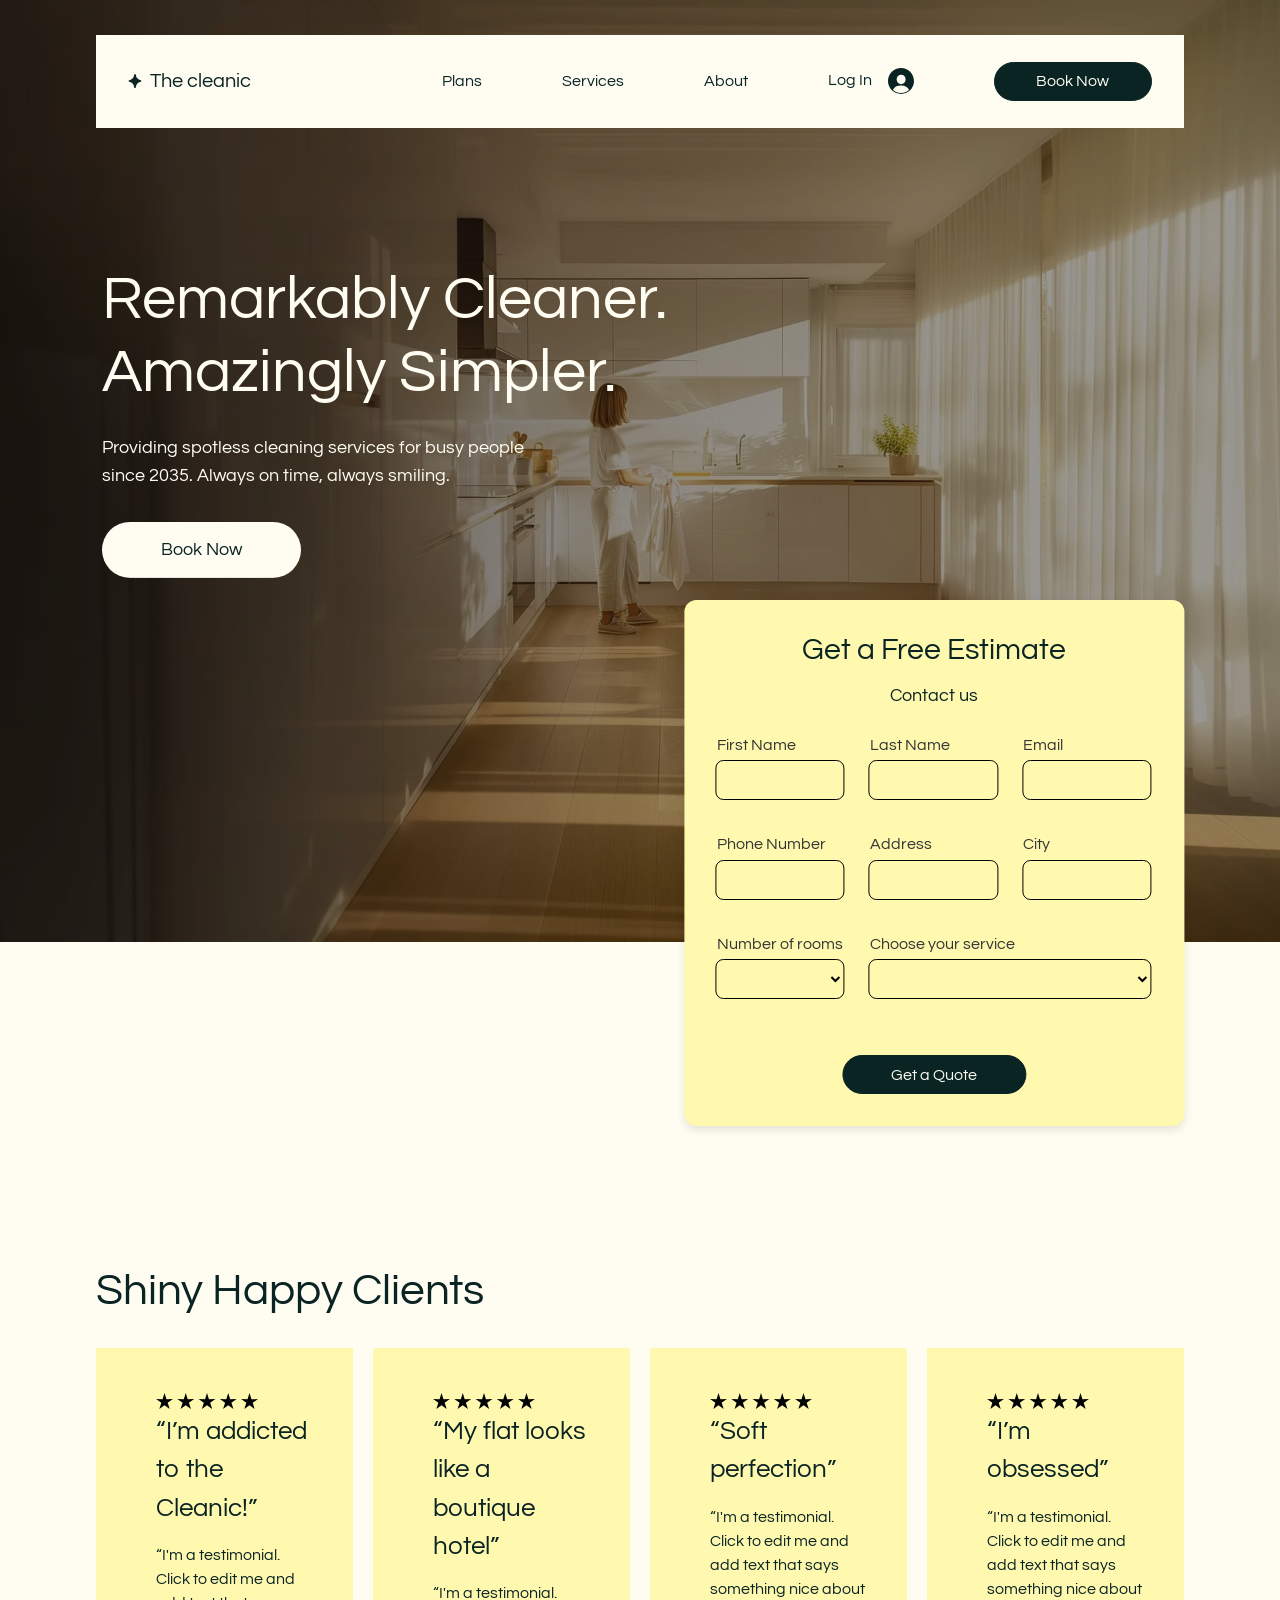
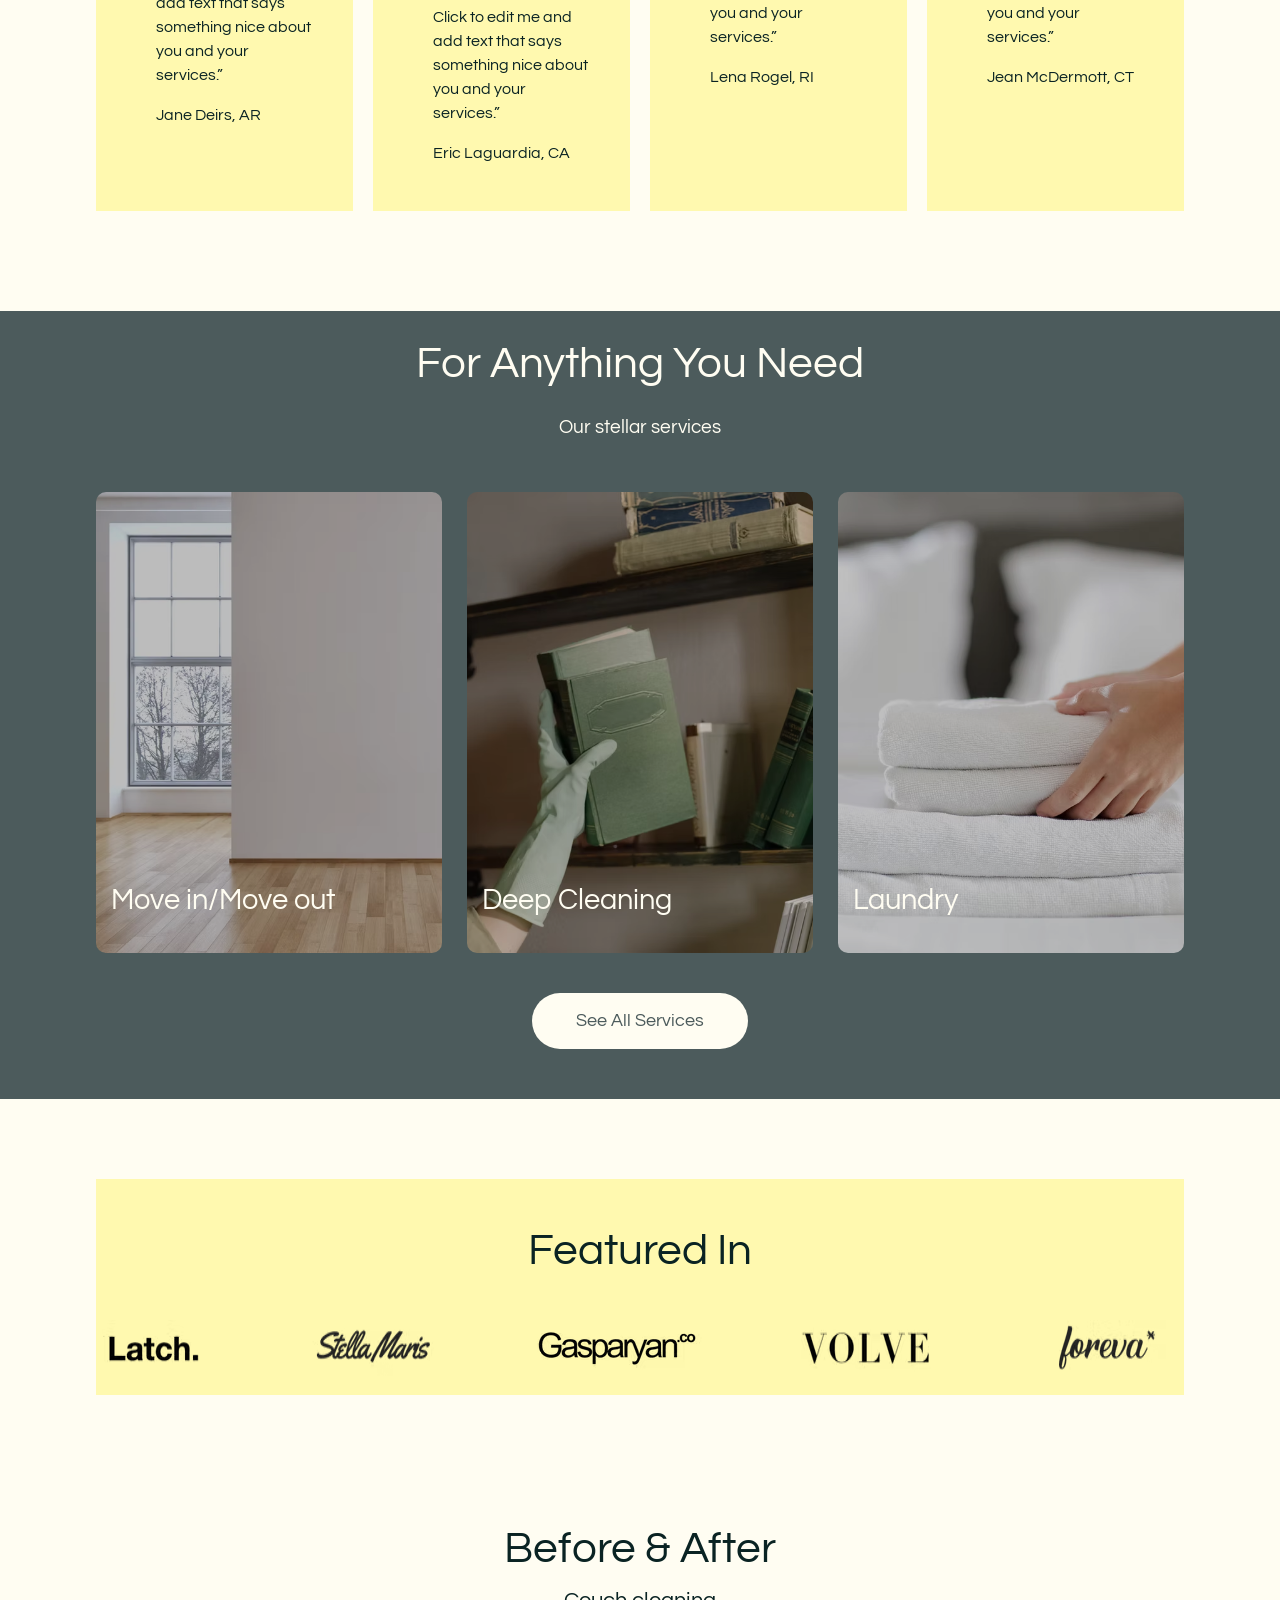
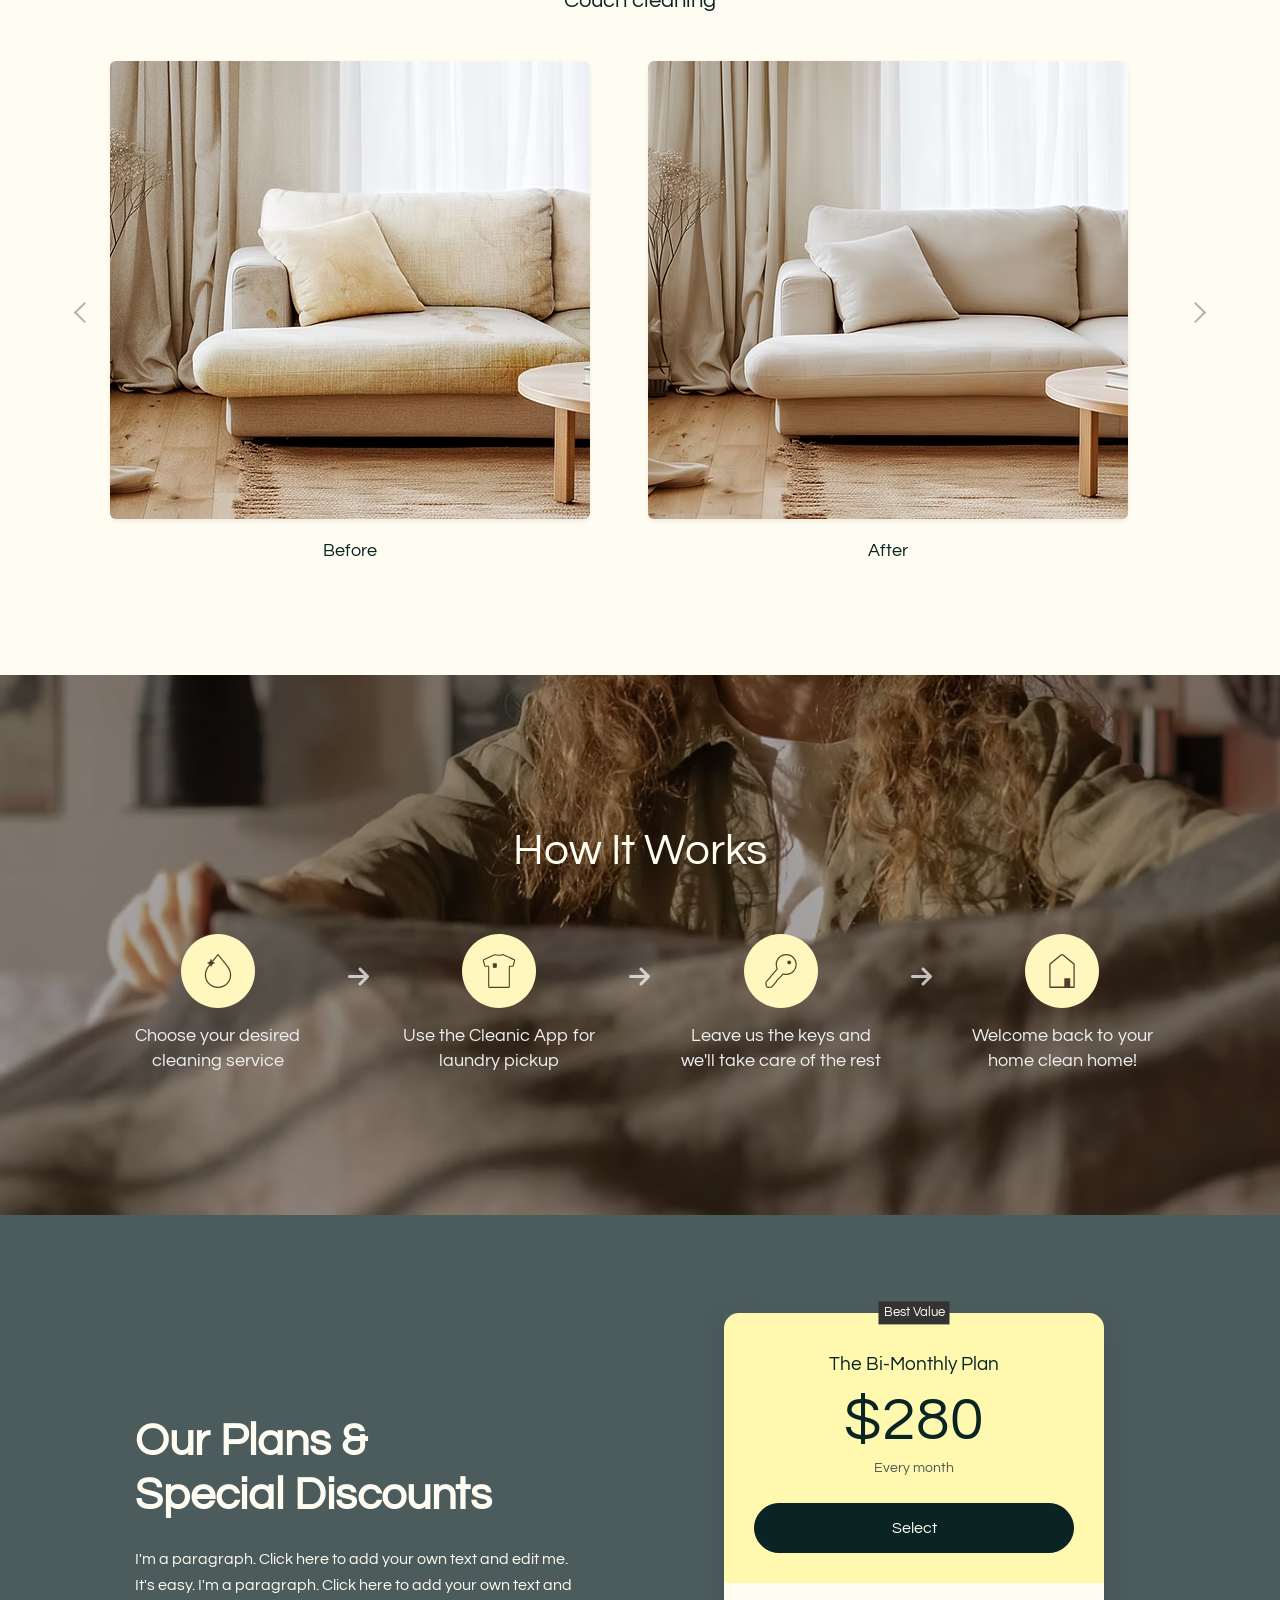
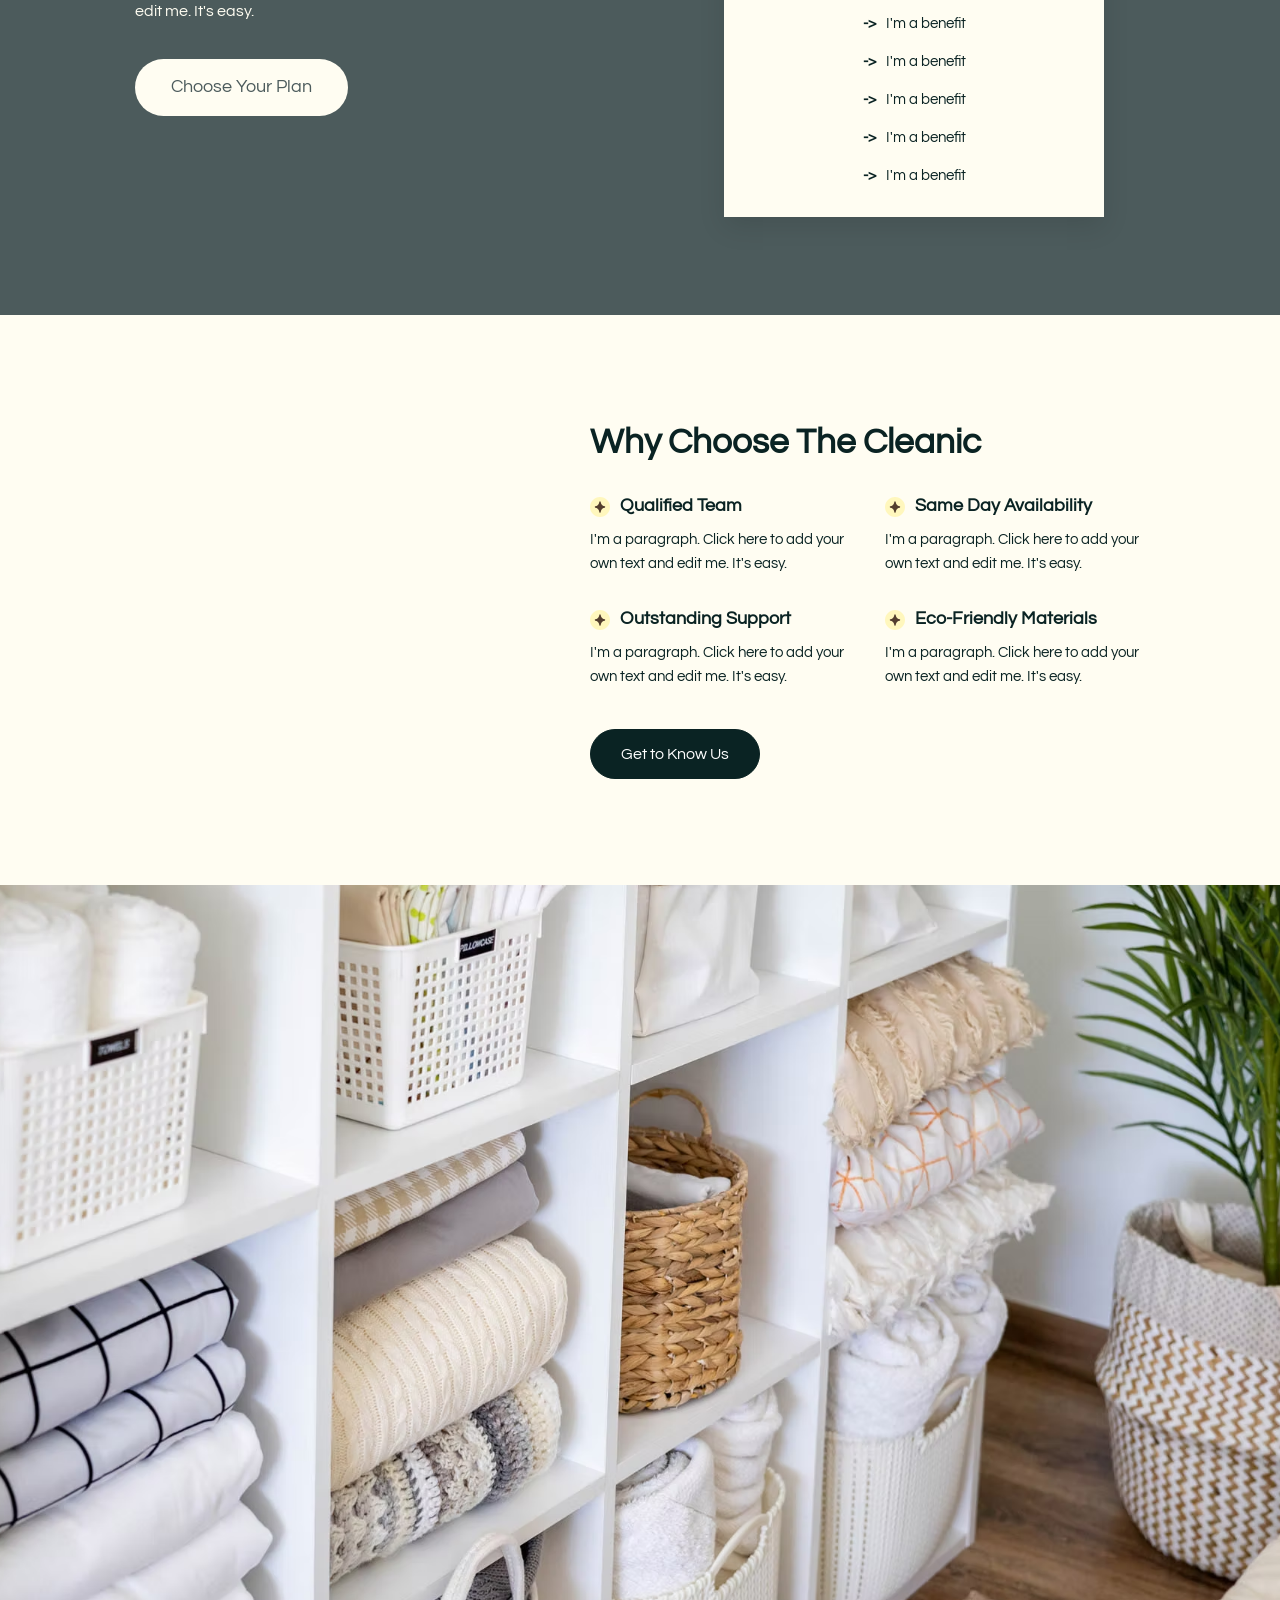
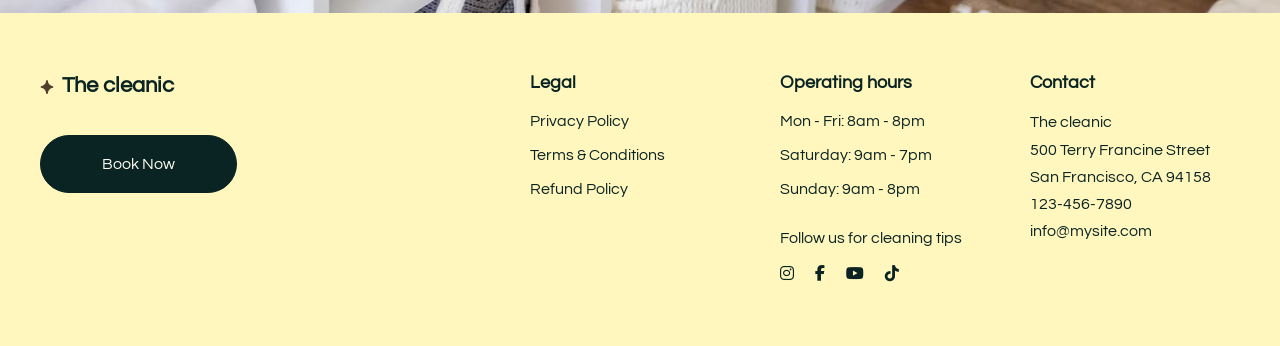
<file: index.html>
<!DOCTYPE html>
<html lang="en">

<head>
    <meta charset="UTF-8">
    <meta name="viewport" content="width=device-width, initial-scale=1.0">
    <title>Home</title>
    <link href="https://cdn.jsdelivr.net/npm/bootstrap@5.3.5/dist/css/bootstrap.min.css" rel="stylesheet"
        integrity="sha384-SgOJa3DmI69IUzQ2PVdRZhwQ+dy64/BUtbMJw1MZ8t5HZApcHrRKUc4W0kG879m7" crossorigin="anonymous">
    <script src="https://cdn.jsdelivr.net/npm/bootstrap@5.3.5/dist/js/bootstrap.bundle.min.js"
        integrity="sha384-k6d4wzSIapyDyv1kpU366/PK5hCdSbCRGRCMv+eplOQJWyd1fbcAu9OCUj5zNLiq"
        crossorigin="anonymous"></script>
    <link rel="stylesheet" href="https://cdnjs.cloudflare.com/ajax/libs/font-awesome/6.7.2/css/all.min.css"
        integrity="sha512-Evv84Mr4kqVGRNSgIGL/F/aIDqQb7xQ2vcrdIwxfjThSH8CSR7PBEakCr51Ck+w+/U6swU2Im1vVX0SVk9ABhg=="
        crossorigin="anonymous" referrerpolicy="no-referrer" />
    <link rel="stylesheet" href="./style.css">
</head>

<body>

    <header id="Home">

        <a href="./index.html" class="header-svg">

            <svg preserveAspectRatio="xMidYMid meet" data-bbox="27.505 20 144.99 160.001"
                viewBox="27.505 20 144.99 160.001" height="14" width="14" xmlns="http://www.w3.org/2000/svg"
                data-type="color" role="img" aria-label="homepage">
                <defs>
                    <style>
                        #comp-lsbwebxo svg [data-color="1"] {
                            fill: #0A2323;
                        }
                    </style>
                </defs>
                <g>
                    <path
                        d="m108.65 27.127 4.567 17.328c2.543 9.619 6.958 17.998 12.985 24.805 6.027 6.807 13.558 11.927 22.334 15.079l17.767 6.352c8.256 2.977 8.256 15.641 0 18.618l-17.767 6.352c-8.776 3.152-16.307 8.272-22.334 15.079-6.027 6.807-10.441 15.185-12.985 24.805l-4.567 17.328c-2.489 9.503-14.91 9.503-17.399 0l-4.522-17.27c-2.543-9.619-6.958-18.056-12.985-24.863-6.027-6.807-13.558-11.927-22.28-15.079l-17.767-6.352c-8.256-2.977-8.256-15.641 0-18.618l17.767-6.352c8.776-3.152 16.307-8.272 22.28-15.079 6.027-6.807 10.441-15.185 12.985-24.805l4.567-17.328c2.444-9.503 14.856-9.503 17.354 0z"
                        fill="#533E2E" data-color="1"></path>
                </g>
            </svg>


            <p>The cleanic</p>

        </a>

        <nav>

            <ul>
                <li><a href="./plans.html">Plans</a></li>
                <li><a href="./services.html">Services</a></li>
                <li><a href="./about.html">About</a></li>
                <li>
                    <a class="login-svg"" href=" #">
                        <span class="login-text">Log In</span>
                        <svg data-bbox="0 0 50 50" data-type="shape" xmlns="http://www.w3.org/2000/svg" width="26"
                            height="26" viewBox="0 0 50 50">
                            <g>
                                <path
                                    d="M25 48.077c-5.924 0-11.31-2.252-15.396-5.921 2.254-5.362 7.492-8.267 15.373-8.267 7.889 0 13.139 3.044 15.408 8.418-4.084 3.659-9.471 5.77-15.385 5.77m.278-35.3c4.927 0 8.611 3.812 8.611 8.878 0 5.21-3.875 9.456-8.611 9.456s-8.611-4.246-8.611-9.456c0-5.066 3.684-8.878 8.611-8.878M25 0C11.193 0 0 11.193 0 25c0 .915.056 1.816.152 2.705.032.295.091.581.133.873.085.589.173 1.176.298 1.751.073.338.169.665.256.997.135.515.273 1.027.439 1.529.114.342.243.675.37 1.01.18.476.369.945.577 1.406.149.331.308.657.472.98.225.446.463.883.714 1.313.182.312.365.619.56.922.272.423.56.832.856 1.237.207.284.41.568.629.841.325.408.671.796 1.02 1.182.22.244.432.494.662.728.405.415.833.801 1.265 1.186.173.154.329.325.507.475l.004-.011A24.886 24.886 0 0 0 25 50a24.881 24.881 0 0 0 16.069-5.861.126.126 0 0 1 .003.01c.172-.144.324-.309.49-.458.442-.392.88-.787 1.293-1.209.228-.232.437-.479.655-.72.352-.389.701-.78 1.028-1.191.218-.272.421-.556.627-.838.297-.405.587-.816.859-1.24a26.104 26.104 0 0 0 1.748-3.216c.208-.461.398-.93.579-1.406.127-.336.256-.669.369-1.012.167-.502.305-1.014.44-1.53.087-.332.183-.659.256-.996.126-.576.214-1.164.299-1.754.042-.292.101-.577.133-.872.095-.89.152-1.791.152-2.707C50 11.193 38.807 0 25 0">
                                </path>
                            </g>
                        </svg>
                    </a>
                </li>

                <button>Book Now</button>

            </ul>

            <a class="menu-toggle" href="./menu.html"><i class="fa-solid fa-bars"></i></a>

        </nav>

    </header>

    <main>

        <section class="estimate-section">

            <div class="estimate-container">
                <h2>Get a Free Estimate</h2>
                <p>Contact us</p>
                <form>
                    <div class="form-row">
                        <div class="input-group">
                            <label for="firstName">First Name</label>
                            <input type="text" id="firstName" name="firstName" required>
                        </div>
                        <div class="input-group">
                            <label for="lastName">Last Name</label>
                            <input type="text" id="lastName" name="lastName" required>
                        </div>
                        <div class="input-group">
                            <label for="email">Email</label>
                            <input type="email" id="email" name="email" required>
                        </div>
                    </div>
                    <div class="form-row">
                        <div class="input-group">
                            <label for="phone">Phone Number</label>
                            <input type="tel" id="phone" name="phone" required>
                        </div>
                        <div class="input-group">
                            <label for="address">Address</label>
                            <input type="text" id="address" name="address">
                        </div>
                        <div class="input-group">
                            <label for="city">City</label>
                            <input type="text" id="city" name="city">
                        </div>
                    </div>
                    <div class="form-row">
                        <div class="input-group">
                            <label for="rooms">Number of rooms</label>
                            <select id="rooms" name="rooms" required>
                                <option value=""></option>
                                <option value="2 bedroom">2 bedroom</option>
                                <option value="3 bedroom">3 bedroom</option>
                                <option value="4 bedroom">4 bedroom</option>
                            </select>
                        </div>
                        <div class="input-group full-width-input">
                            <label for="service">Choose your service</label>
                            <select id="service" name="service" required>
                                <option value=""></option>
                                <option value="Deep cleaning">Deep cleaning</option>
                                <option value="Laundry">Laundry</option>
                                <option value="Moving in/out">Moving in/out</option>
                            </select>
                        </div>
                    </div>
                    <div class="estimate-section-btn">
                        <button type="submit">Get a Quote</button>
                    </div>
                </form>
            </div>

        </section>

        <section class="hero-section">

            <div class="top-img">
                <img src="./Images/Home Page Images/Top image.avif" alt="Img">
            </div>

            <div class="hero-text-overlay">
                <h1>Remarkably Cleaner.<br>Amazingly Simpler.</h1>
                <p>Providing spotless cleaning services for busy people <br> since 2035. Always on time, always smiling.
                </p>
                <button class="hero-button">Book Now</button>
            </div>

        </section>

        <section class="clients-section">

            <h2>Shiny Happy Clients</h2>

            <div class="clients-container">

                <div class="clients-container1-4">

                    <svg preserveAspectRatio="xMidYMid meet" data-bbox="20 87.427 160 25.146"
                        viewBox="20 87.427 160 25.146" height="16" width="102" xmlns="http://www.w3.org/2000/svg"
                        data-type="color" role="img" aria-label="five out of five">
                        <defs>
                            <style>
                                #comp-lub3qlxy7 svg [data-color="1"] {
                                    fill: #0A2323;
                                }
                            </style>
                        </defs>
                        <g>
                            <path fill="#010203"
                                d="M33.22 87.427l3.064 9.683 10.156-.078-8.263 5.906 3.213 9.635-8.17-6.033-8.17 6.033 3.212-9.635L20 97.032l10.156.078 3.064-9.683z"
                                data-color="1"></path>
                            <path fill="#010203"
                                d="M66.61 87.427l3.064 9.683 10.156-.078-8.263 5.906 3.213 9.635-8.17-6.033-8.17 6.033 3.212-9.635-8.262-5.906 10.156.078 3.064-9.683z"
                                data-color="1"></path>
                            <path fill="#010203"
                                d="M100 87.427l3.064 9.683 10.156-.078-8.263 5.906 3.213 9.635-8.17-6.033-8.17 6.033 3.213-9.635-8.263-5.906 10.156.078L100 87.427z"
                                data-color="1"></path>
                            <path fill="#010203"
                                d="M133.39 87.427l3.064 9.683 10.156-.078-8.262 5.906 3.212 9.635-8.17-6.033-8.17 6.033 3.213-9.635-8.263-5.906 10.156.078 3.064-9.683z"
                                data-color="1"></path>
                            <path fill="#010203"
                                d="M166.78 87.427l3.064 9.683L180 97.032l-8.262 5.906 3.212 9.635-8.17-6.033-8.17 6.033 3.213-9.635-8.263-5.906 10.156.078 3.064-9.683z"
                                data-color="1"></path>
                        </g>
                    </svg>

                    <p class="head-p">“I’m addicted to the Cleanic!”</p>
                    <p class="clients-container1-4-p">“I'm a testimonial. Click to edit me and add text that says
                        something nice about you and your services.”</p>
                    <p class="clients-container1-4-p">Jane Deirs, AR</p>

                </div>

                <div class="clients-container1-4">

                    <svg preserveAspectRatio="xMidYMid meet" data-bbox="20 87.427 160 25.146"
                        viewBox="20 87.427 160 25.146" height="16" width="102" xmlns="http://www.w3.org/2000/svg"
                        data-type="color" role="img" aria-label="five out of five">
                        <defs>
                            <style>
                                #comp-lub3qlxy7 svg [data-color="1"] {
                                    fill: #0A2323;
                                }
                            </style>
                        </defs>
                        <g>
                            <path fill="#010203"
                                d="M33.22 87.427l3.064 9.683 10.156-.078-8.263 5.906 3.213 9.635-8.17-6.033-8.17 6.033 3.212-9.635L20 97.032l10.156.078 3.064-9.683z"
                                data-color="1"></path>
                            <path fill="#010203"
                                d="M66.61 87.427l3.064 9.683 10.156-.078-8.263 5.906 3.213 9.635-8.17-6.033-8.17 6.033 3.212-9.635-8.262-5.906 10.156.078 3.064-9.683z"
                                data-color="1"></path>
                            <path fill="#010203"
                                d="M100 87.427l3.064 9.683 10.156-.078-8.263 5.906 3.213 9.635-8.17-6.033-8.17 6.033 3.213-9.635-8.263-5.906 10.156.078L100 87.427z"
                                data-color="1"></path>
                            <path fill="#010203"
                                d="M133.39 87.427l3.064 9.683 10.156-.078-8.262 5.906 3.212 9.635-8.17-6.033-8.17 6.033 3.213-9.635-8.263-5.906 10.156.078 3.064-9.683z"
                                data-color="1"></path>
                            <path fill="#010203"
                                d="M166.78 87.427l3.064 9.683L180 97.032l-8.262 5.906 3.212 9.635-8.17-6.033-8.17 6.033 3.213-9.635-8.263-5.906 10.156.078 3.064-9.683z"
                                data-color="1"></path>
                        </g>
                    </svg>

                    <p class="head-p">“My flat looks like a boutique hotel”</p>
                    <p class="clients-container1-4-p">“I'm a testimonial. Click to edit me and add text that says
                        something nice about you and your services.”</p>
                    <p class="clients-container1-4-p">Eric Laguardia, CA</p>

                </div>

                <div class="clients-container1-4">

                    <svg preserveAspectRatio="xMidYMid meet" data-bbox="20 87.427 160 25.146"
                        viewBox="20 87.427 160 25.146" height="16" width="102" xmlns="http://www.w3.org/2000/svg"
                        data-type="color" role="img" aria-label="five out of five">
                        <defs>
                            <style>
                                #comp-lub3qlxy7 svg [data-color="1"] {
                                    fill: #0A2323;
                                }
                            </style>
                        </defs>
                        <g>
                            <path fill="#010203"
                                d="M33.22 87.427l3.064 9.683 10.156-.078-8.263 5.906 3.213 9.635-8.17-6.033-8.17 6.033 3.212-9.635L20 97.032l10.156.078 3.064-9.683z"
                                data-color="1"></path>
                            <path fill="#010203"
                                d="M66.61 87.427l3.064 9.683 10.156-.078-8.263 5.906 3.213 9.635-8.17-6.033-8.17 6.033 3.212-9.635-8.262-5.906 10.156.078 3.064-9.683z"
                                data-color="1"></path>
                            <path fill="#010203"
                                d="M100 87.427l3.064 9.683 10.156-.078-8.263 5.906 3.213 9.635-8.17-6.033-8.17 6.033 3.213-9.635-8.263-5.906 10.156.078L100 87.427z"
                                data-color="1"></path>
                            <path fill="#010203"
                                d="M133.39 87.427l3.064 9.683 10.156-.078-8.262 5.906 3.212 9.635-8.17-6.033-8.17 6.033 3.213-9.635-8.263-5.906 10.156.078 3.064-9.683z"
                                data-color="1"></path>
                            <path fill="#010203"
                                d="M166.78 87.427l3.064 9.683L180 97.032l-8.262 5.906 3.212 9.635-8.17-6.033-8.17 6.033 3.213-9.635-8.263-5.906 10.156.078 3.064-9.683z"
                                data-color="1"></path>
                        </g>
                    </svg>

                    <p class="head-p">“Soft perfection”</p>
                    <p class="clients-container1-4-p">“I'm a testimonial. Click to edit me and add text that says
                        something nice about you and your services.”</p>
                    <p class="clients-container1-4-p">Lena Rogel, RI</p>

                </div>

                <div class="clients-container1-4">

                    <svg preserveAspectRatio="xMidYMid meet" data-bbox="20 87.427 160 25.146"
                        viewBox="20 87.427 160 25.146" height="16" width="102" xmlns="http://www.w3.org/2000/svg"
                        data-type="color" role="img" aria-label="five out of five">
                        <defs>
                            <style>
                                #comp-lub3qlxy7 svg [data-color="1"] {
                                    fill: #0A2323;
                                }
                            </style>
                        </defs>
                        <g>
                            <path fill="#010203"
                                d="M33.22 87.427l3.064 9.683 10.156-.078-8.263 5.906 3.213 9.635-8.17-6.033-8.17 6.033 3.212-9.635L20 97.032l10.156.078 3.064-9.683z"
                                data-color="1"></path>
                            <path fill="#010203"
                                d="M66.61 87.427l3.064 9.683 10.156-.078-8.263 5.906 3.213 9.635-8.17-6.033-8.17 6.033 3.212-9.635-8.262-5.906 10.156.078 3.064-9.683z"
                                data-color="1"></path>
                            <path fill="#010203"
                                d="M100 87.427l3.064 9.683 10.156-.078-8.263 5.906 3.213 9.635-8.17-6.033-8.17 6.033 3.213-9.635-8.263-5.906 10.156.078L100 87.427z"
                                data-color="1"></path>
                            <path fill="#010203"
                                d="M133.39 87.427l3.064 9.683 10.156-.078-8.262 5.906 3.212 9.635-8.17-6.033-8.17 6.033 3.213-9.635-8.263-5.906 10.156.078 3.064-9.683z"
                                data-color="1"></path>
                            <path fill="#010203"
                                d="M166.78 87.427l3.064 9.683L180 97.032l-8.262 5.906 3.212 9.635-8.17-6.033-8.17 6.033 3.213-9.635-8.263-5.906 10.156.078 3.064-9.683z"
                                data-color="1"></path>
                        </g>
                    </svg>

                    <p class="head-p">“I’m obsessed”</p>
                    <p class="clients-container1-4-p">“I'm a testimonial. Click to edit me and add text that says
                        something nice about you and your services.”</p>
                    <p class="clients-container1-4-p">Jean McDermott, CT</p>

                </div>

            </div>

        </section>

        <section class="services-container">

            <div class="services-container-head-h1">
                <p>For Anything You Need</p>
            </div>

            <div class="services-container-head-p">
                <p>Our stellar services</p>
            </div>

            <div class="services-container-img">

                <div class="service-item">
                    <img src="./Images/Home Page Images/Our stellar services Image1.avif" alt="Img">
                    <p class="service-label">Move in/Move out</p>
                </div>

                <div class="service-item">
                    <img src="./Images/Home Page Images/Our stellar services Image2.avif" alt="Img">
                    <p class="service-label">Deep Cleaning</p>
                </div>

                <div class="service-item">
                    <img src="./Images/Home Page Images/Our stellar services Image 3.avif" alt="Img">
                    <p class="service-label">Laundry</p>
                </div>

            </div>

            <button class="services-container-btn">See All Services</button>

        </section>

        <section class="featured-section">

            <div class="featured-section-head-h1">
                <p>Featured In</p>
            </div>

            <div class="featured-img">
                <img src="./Images/Home Page Images/Featured Image1.avif" alt="Img">
                <img src="./Images/Home Page Images/Featured Image2.avif" alt="Img">
                <img src="./Images/Home Page Images/Featured Image3.avif" alt="Img">
                <img src="./Images/Home Page Images/Featured Image4.avif" alt="Img">
                <img src="./Images/Home Page Images/Featured Image5.avif" alt="Img">
            </div>

        </section>

        <section class="before-after-section">

            <div class="container py-5">
                <div class="text-center mb-4">
                    <h2 class="fw-bold">Before & After</h2>
                    <p class="text-muted">Couch cleaning</p>
                </div>

                <div id="imageCompareCarousel" class="carousel slide" data-bs-ride="carousel" data-bs-interval="10000">
                    <div class="carousel-inner">

                        <div class="carousel-item active">
                            <div class="image-pair-container">
                                <div class="row g-3 align-items-center">
                                    <div class="col-md-6">
                                        <figure class="figure text-center mb-0"> <img
                                                src="./Images/Home Page Images/Carousel before Image1.avif"
                                                class="figure-img img-fluid rounded shadow-sm" alt="Before 1">
                                            <figcaption class="figure-caption">Before</figcaption>
                                        </figure>
                                    </div>
                                    <div class="col-md-6">
                                        <figure class="figure text-center mb-0">
                                            <img src="./Images/Home Page Images/Carousel after Image1.avif"
                                                class="figure-img img-fluid rounded shadow-sm" alt="After 1">
                                            <figcaption class="figure-caption">After</figcaption>
                                        </figure>
                                    </div>
                                </div>
                            </div>
                        </div>

                        <div class="carousel-item">
                            <div class="image-pair-container">
                                <div class="row g-3 align-items-center">
                                    <div class="col-md-6">
                                        <figure class="figure text-center mb-0">
                                            <img src="./Images/Home Page Images/Carousel before Image2.avif"
                                                class="figure-img img-fluid rounded shadow-sm" alt="Before 2">
                                            <figcaption class="figure-caption">Before</figcaption>
                                        </figure>
                                    </div>
                                    <div class="col-md-6">
                                        <figure class="figure text-center mb-0">
                                            <img src="./Images/Home Page Images/Carousel after Image2.avif"
                                                class="figure-img img-fluid rounded shadow-sm" alt="After 2">
                                            <figcaption class="figure-caption">After</figcaption>
                                        </figure>
                                    </div>
                                </div>
                            </div>
                        </div>

                        <div class="carousel-item">
                            <div class="image-pair-container">
                                <div class="row g-3 align-items-center">
                                    <div class="col-md-6">
                                        <figure class="figure text-center mb-0">
                                            <img src="./Images/Home Page Images/Carousel before Image3.avif"
                                                class="figure-img img-fluid rounded shadow-sm" alt="Before 3">
                                            <figcaption class="figure-caption">Before</figcaption>
                                        </figure>
                                    </div>
                                    <div class="col-md-6">
                                        <figure class="figure text-center mb-0">
                                            <img src="./Images/Home Page Images/Carousel after Image3.avif"
                                                class="figure-img img-fluid rounded shadow-sm" alt="After 3">
                                            <figcaption class="figure-caption">After</figcaption>
                                        </figure>
                                    </div>
                                </div>
                            </div>
                        </div>
                    </div>

                    <button class="carousel-control-prev" type="button" data-bs-target="#imageCompareCarousel"
                        data-bs-slide="prev">
                        <span class="carousel-control-prev-icon" aria-hidden="true"></span>
                        <span class="visually-hidden">Previous</span>
                    </button>
                    <button class="carousel-control-next" type="button" data-bs-target="#imageCompareCarousel"
                        data-bs-slide="next">
                        <span class="carousel-control-next-icon" aria-hidden="true"></span>
                        <span class="visually-hidden">Next</span>
                    </button>
                </div>
            </div>

        </section>


        <section class="how-it-works">

            <div class="how-it-works-content-overlay">
                <div class="svgContainer">

                    <p>How It Works</pპ>

                    <div class="svgMainContainer">

                        <div class="svgMainContainer-step">
                            <svg preserveAspectRatio="xMidYMid meet" data-bbox="20 20 160 160" viewBox="20 20 160 160"
                                height="74" width="74" xmlns="http://www.w3.org/2000/svg" data-type="color"
                                role="presentation" aria-hidden="true" aria-label="">
                                <defs>
                                    <style>
                                        #comp-lsiyr9wt svg [data-color="1"] {
                                            fill: #FFF9AF;
                                        }

                                        #comp-lsiyr9wt svg [data-color="2"] {
                                            fill: #0A2323;
                                        }
                                    </style>
                                </defs>
                                <g>
                                    <path
                                        d="M100 180c-44.187 0-80-35.813-80-80s35.813-80 80-80 80 35.813 80 80-35.813 80-80 80z"
                                        fill="#FFF7BD" data-color="1"></path>
                                    <path
                                        d="M99.869 136.494c-3.785 0-7.488-.73-11.002-2.161a28.735 28.735 0 0 1-9.445-6.242 26.254 26.254 0 0 1-6.083-9.139 25.98 25.98 0 0 1-1.81-10.815c.212-6.727 2.733-13.221 7.711-19.849l19.348-24.082c.165-.216.376-.397.617-.514l.282-.146.511-.047c.264 0 .529.058.764.175l.282.14.364.397 19.331 24.047c5.002 6.663 7.523 13.156 7.735 19.884a26.077 26.077 0 0 1-1.81 10.815 26.199 26.199 0 0 1-6.083 9.139 28.797 28.797 0 0 1-9.445 6.242c-3.55 1.448-7.3 2.061-11.132 2.161h-.012c-.041-.005-.082-.005-.123-.005zm.123-2.604h.018c3.568.006 6.9-.648 10.133-1.968s6.124-3.229 8.593-5.676a23.546 23.546 0 0 0 5.495-8.251 23.394 23.394 0 0 0 1.634-9.74c-.194-6.213-2.545-12.222-7.188-18.406l-18.678-23.23-18.703 23.264c-4.614 6.149-6.971 12.158-7.159 18.336-.153 3.375.4 6.657 1.634 9.775a23.634 23.634 0 0 0 5.484 8.24 26.065 26.065 0 0 0 8.604 5.688c3.233 1.32 6.595 2.003 10.133 1.968zm-.623-68.054.012.012-.012-.012z"
                                        fill="#533E2E" data-color="2"></path>
                                    <path
                                        d="m85.98 74.981.517 1.799a6.111 6.111 0 0 0 1.469 2.575 6.14 6.14 0 0 0 2.527 1.565l2.01.66c.934.309.934 1.623 0 1.933l-2.01.66a6.14 6.14 0 0 0-2.527 1.565 6.113 6.113 0 0 0-1.469 2.575l-.517 1.799c-.282.987-1.687.987-1.969 0l-.511-1.794a6.139 6.139 0 0 0-1.469-2.581 6.157 6.157 0 0 0-2.521-1.565l-2.01-.66c-.935-.309-.935-1.623 0-1.933l2.01-.66a6.08 6.08 0 0 0 2.521-1.565 6.113 6.113 0 0 0 1.469-2.575l.517-1.799c.277-.986 1.681-.986 1.963.001z"
                                        fill="#533E2E" data-color="2"></path>
                                </g>
                            </svg>

                            <p>Choose your desired <br> cleaning service</p>

                        </div>

                        <div class="svgMainContainer-arrow">
                            <i class="fa-solid fa-arrow-right"></i>
                        </div>

                        <div class="svgMainContainer-step">

                            <svg preserveAspectRatio="xMidYMid meet" data-bbox="20 20 160 160" viewBox="20 20 160 160"
                                height="74" width="74" xmlns="http://www.w3.org/2000/svg" data-type="color"
                                role="presentation" aria-hidden="true" aria-label="">
                                <defs>
                                    <style>
                                        #comp-lsiyr9ws svg [data-color="1"] {
                                            fill: #FFF9AF;
                                        }

                                        #comp-lsiyr9ws svg [data-color="2"] {
                                            fill: #0A2323;
                                        }
                                    </style>
                                </defs>
                                <g>
                                    <path
                                        d="M100 180c-44.187 0-80-35.813-80-80s35.813-80 80-80 80 35.813 80 80-35.813 80-80 80z"
                                        fill="#FFF7BD" data-color="1"></path>
                                    <path
                                        d="M120.929 136.5H79.113c-1.415 0-2.56-1.226-2.56-2.732V91.15c0-.243-.141-.364-.171-.364h-5.928c-1.2 0-2.229-.868-2.499-2.118l-2.884-11.06c-.288-1.335.331-2.647 1.47-3.169l23.303-10.702a2.204 2.204 0 0 1 1.262-.176l4.618.71c2.866.473 5.751.48 8.598 0 5.095-.826 5.095-.826 5.426-.728.129.036.135.036 23.713 10.896 1.133.522 1.752 1.833 1.476 3.12l-2.909 11.157c-.251 1.196-1.28 2.07-2.486 2.07h-5.867c-.031 0-.171.121-.171.364v42.624c-.015 1.5-1.167 2.726-2.575 2.726zM90.73 65.898l-23.192 10.69c-.092.042-.196.249-.147.48l2.884 11.06c.049.219.147.291.171.291h5.928c1.409 0 2.56 1.226 2.56 2.732v42.624c0 .249.141.364.178.364h41.816c.031 0 .171-.121.171-.364V91.15c0-1.505 1.151-2.732 2.56-2.732h5.867c.018 0 .122-.061.159-.243l2.909-11.163c.037-.182-.067-.388-.159-.431-7.416-3.417-21.061-9.7-23.229-10.689-1.066.152-4.507.71-4.507.71a28.552 28.552 0 0 1-9.37 0l-4.599-.704z"
                                        fill="#533E2D" data-color="2"></path>
                                    <path
                                        d="M87.491 83.192h6.963a.83.83 0 0 1 .833.826v8.34l-4.048 1.287a.901.901 0 0 1-.539 0l-4.048-1.287v-8.34a.84.84 0 0 1 .839-.826z"
                                        fill="#533E2D" data-color="2"></path>
                                </g>
                            </svg>

                            <p>Use the Cleanic App for <br> laundry pickup</p>
                        </div>

                        <div class="svgMainContainer-arrow">
                            <i class="fa-solid fa-arrow-right"></i>
                        </div>

                        <div class="svgMainContainer-step">

                            <svg preserveAspectRatio="xMidYMid meet" data-bbox="20 20 160 160" viewBox="20 20 160 160"
                                height="74" width="74" xmlns="http://www.w3.org/2000/svg" data-type="color"
                                role="presentation" aria-hidden="true" aria-label="">
                                <defs>
                                    <style>
                                        #comp-lsiyr9wu svg [data-color="1"] {
                                            fill: #FFF9AF;
                                        }

                                        #comp-lsiyr9wu svg [data-color="2"] {
                                            fill: #0A2323;
                                        }
                                    </style>
                                </defs>
                                <g>
                                    <path
                                        d="M100 180c-44.187 0-80-35.813-80-80s35.813-80 80-80 80 35.813 80 80-35.813 80-80 80z"
                                        fill="#FFF7BD" data-color="1"></path>
                                    <path
                                        d="m68.047 123.249.949.814-.949-.814zm-.764 2.577-1.243.163 1.243-.163zm.88 6.577 1.243-.163-1.243.163zm3.339 2.848.02 1.248-.02-1.248zm6.692-.122-.02-1.248.02 1.248zm2.444-1.146.949.814-.949-.814zm8.399-9.71-.949-.814.949.814zm.724-1.445 1.222.264-1.222-.264zm.143-.671 1.229.264-1.229-.264zm1.755-2.028-.444-1.166.444 1.166zm1.755-2.027 1.229.264-1.229-.264zm1.748-2.035-.444-1.166.444 1.166zm.648-.237.444 1.166-.444-1.166zm1.332-.936-.949-.814.949.814zm6.029-6.971-.949-.814.949.814zm.546-.63-.949-.814.949.814zm1.987-.577.321-1.2-.321 1.2zM91.959 95.493l-1.127.549 1.127-.549zm39.528-9.398c0 11.101-9.061 20.093-20.232 20.093v2.489c12.557 0 22.744-10.111 22.744-22.588h-2.513v.006zm-20.231-20.1c11.178 0 20.232 8.999 20.232 20.093h2.506c0-12.471-10.181-22.588-22.744-22.588v2.495h.006zm-20.239 20.1c0-11.101 9.061-20.093 20.232-20.093v-2.489c-12.557 0-22.744 10.111-22.744 22.588h2.513v-.006zm2.062 8.849a19.952 19.952 0 0 1-2.062-8.849h-2.506c0 3.567.833 6.951 2.322 9.948l2.246-1.099zm-24.076 29.118 23.892-27.626-1.905-1.621-23.892 27.626 1.905 1.621zm-.478 1.594a2.039 2.039 0 0 1 .478-1.6l-1.905-1.621a4.503 4.503 0 0 0-1.058 3.547l2.485-.326zm.881 6.584-.888-6.584-2.485.332.888 6.585 2.485-.333zm2.076 1.77a2.052 2.052 0 0 1-2.076-1.77l-2.485.332a4.546 4.546 0 0 0 4.602 3.926l-.041-2.488zm6.685-.128-6.685.129.048 2.489 6.685-.129-.048-2.489zm1.522-.706a2.073 2.073 0 0 1-1.516.712l.048 2.489a4.575 4.575 0 0 0 3.373-1.58l-1.905-1.621zm8.392-9.71-8.399 9.711 1.905 1.621 8.399-9.711-1.905-1.621zm.451-.902a2.048 2.048 0 0 1-.451.902l1.905 1.621c.498-.576.84-1.261.997-2l-2.451-.523zm.143-.672-.143.671 2.451.522.143-.671-2.451-.522zm2.54-2.929a4.04 4.04 0 0 0-2.533 2.929l2.451.522c.109-.515.478-.936.976-1.126l-.894-2.325zm.97-1.126a1.555 1.555 0 0 1-.976 1.126l.888 2.326a4.04 4.04 0 0 0 2.533-2.929l-2.445-.523zm2.533-2.929a4.04 4.04 0 0 0-2.533 2.929l2.451.522c.109-.515.478-.936.976-1.126l-.894-2.325zm.649-.244-.649.244.888 2.326.649-.244-.888-2.326zm.826-.577a2.062 2.062 0 0 1-.826.576l.888 2.326a4.59 4.59 0 0 0 1.837-1.282l-1.899-1.62zm6.029-6.971-6.029 6.971 1.905 1.621 6.029-6.971-1.905-1.621zm.546-.63-.546.631 1.905 1.621.546-.631-1.905-1.621zm8.488-.299c-1.809 0-3.557-.237-5.224-.678l-.649 2.407c1.871.495 3.844.759 5.872.759v-2.488zm-6.583 1.919c.143-.17.417-.264.71-.19l.649-2.407c-1.147-.305-2.431.014-3.257.97l1.898 1.627zm-13.84-12.063c-.205-.42-.13-.902.157-1.227l1.905 1.621c.348-.4.444-.99.191-1.492l-2.253 1.098z"
                                        fill="#533E2D" data-color="2"></path>
                                    <path fill="#533E2D"
                                        d="M121.852 81.551c0 2.277-1.858 4.123-4.151 4.123-2.293 0-4.151-1.846-4.151-4.123s1.858-4.123 4.151-4.123c2.293 0 4.151 1.846 4.151 4.123z"
                                        data-color="2"></path>
                                </g>
                            </svg>

                            <p>Leave us the keys and <br> we'll take care of the rest</p>
                        </div>

                        <div class="svgMainContainer-arrow">
                            <i class="fa-solid fa-arrow-right"></i>
                        </div>

                        <div class="svgMainContainer-step">

                            <svg preserveAspectRatio="xMidYMid meet" data-bbox="20 20 160 160" viewBox="20 20 160 160"
                                height="74" width="74" xmlns="http://www.w3.org/2000/svg" data-type="color"
                                role="presentation" aria-hidden="true" aria-label="">
                                <defs>
                                    <style>
                                        #comp-lsiyr9wu1 svg [data-color="1"] {
                                            fill: #FFF9AF;
                                        }

                                        #comp-lsiyr9wu1 svg [data-color="2"] {
                                            fill: #0A2323;
                                        }
                                    </style>
                                </defs>
                                <g>
                                    <path
                                        d="M100 180c-44.187 0-80-35.813-80-80s35.813-80 80-80 80 35.813 80 80-35.813 80-80 80z"
                                        fill="#FFF7BD" data-color="1"></path>
                                    <path
                                        d="M105.594 115.65h11.581c.342 0 .622.282.622.626v20.174h-12.824v-20.174c0-.344.28-.626.621-.626z"
                                        fill="#533E2D" data-color="2"></path>
                                    <path
                                        d="M125.511 136.5H74.489a1.998 1.998 0 0 1-1.989-2.003V85.355c0-.607.267-1.177.74-1.559l23.727-19.229a4.842 4.842 0 0 1 6.067 0l23.727 19.229c.472.382.74.951.74 1.559v49.148a1.994 1.994 0 0 1-1.99 1.997zm-50.313-2.717h49.604V85.699l-23.46-19.016a2.13 2.13 0 0 0-2.679 0L75.198 85.699v48.084z"
                                        fill="#533E2D" data-color="2"></path>
                                </g>
                            </svg>

                            <p>Welcome back to your <br> home clean home!</p>
                        </div>

                    </div>

                </div>

            </div>

        </section>


        <section class="OurPlansSection">

            <div class="our-plans-content">
                <h2 class="our-plans-head">Our Plans & <br> Special Discounts</h2>

                <p class="our-plans-text">I'm a paragraph. Click here to add your own text and edit me. It's easy. I'm a
                    paragraph. Click here to add your own text and edit me. It's easy.
                </p>

                <button class="our-plans-btn">Choose Your Plan</button>
            </div>

            <div class="our-plans-card-container">
                <div class="pricing-card">
                    <div class="pricing-card-badge">Best Value</div>
                    <div class="pricing-card-top">
                        <h3 class="plan-title">The Bi-Monthly Plan</h3>
                        <p class="plan-price">$280</p>
                        <p class="plan-frequency">Every month</p>
                        <button class="plan-select-btn">Select</button>
                    </div>

                    <div class="pricing-card-bottom">
                        <ul class="plan-benefits">
                            <li><span class="arrow">-></span> I'm a benefit</li>
                            <li><span class="arrow">-></span> I'm a benefit</li>
                            <li><span class="arrow">-></span> I'm a benefit</li>
                            <li><span class="arrow">-></span> I'm a benefit</li>
                            <li><span class="arrow">-></span> I'm a benefit</li>
                        </ul>
                    </div>
                </div>
            </div>

        </section>


        <section class="choose-cleanic-section">

            <div class="choose-cleanic-section-main-image"></div>

            <div class="choose-cleanic-section-content">

                <h1 class="choose-cleanic-section-h1">Why Choose The Cleanic</h1>

                <div class="choose-cleanic-section-items-grid">

                    <div class="choose-cleanic-section-item">

                        <div class="choose-cleanic-section-item-header">

                            <svg preserveAspectRatio="xMidYMid meet" data-bbox="20 20 160 160" viewBox="20 20 160 160"
                                height="20" width="20" xmlns="http://www.w3.org/2000/svg" data-type="color"
                                role="presentation" aria-hidden="true" aria-label="">
                                <defs>
                                    <style>
                                        #comp-lsk76ryl svg [data-color="1"] {
                                            fill: #FFF9AF;
                                        }

                                        #comp-lsk76ryl svg [data-color="2"] {
                                            fill: #0A2323;
                                        }
                                    </style>
                                </defs>
                                <g>
                                    <path
                                        d="M100 180c-44.187 0-80-35.813-80-80s35.813-80 80-80 80 35.813 80 80-35.813 80-80 80z"
                                        fill="#FFF7BD" data-color="1"></path>
                                    <path
                                        d="m104.971 58.126 2.624 9.957c1.461 5.528 3.998 10.342 7.461 14.253 3.463 3.912 7.791 6.854 12.833 8.665l10.209 3.65c4.744 1.711 4.744 8.988 0 10.698l-10.209 3.65c-5.043 1.811-9.37 4.753-12.833 8.665s-6 8.726-7.461 14.253l-2.624 9.957c-1.431 5.461-8.568 5.461-9.998 0l-2.599-9.924c-1.461-5.528-3.998-10.375-7.461-14.287-3.463-3.912-7.791-6.854-12.803-8.665l-10.209-3.65c-4.744-1.711-4.744-8.988 0-10.698L72.11 91c5.043-1.811 9.37-4.753 12.803-8.665 3.463-3.912 6-8.726 7.461-14.253l2.624-9.957c1.405-5.46 8.537-5.46 9.973.001z"
                                        fill="#533E2E" data-color="2"></path>
                                </g>
                            </svg>

                            <p class="choose-cleanic-section-item-title">Qualified Team</p>

                        </div>
                        <p class="choose-cleanic-section-item-text">I'm a paragraph. Click here to add your own text and
                            edit me. It's easy.</p>

                    </div>

                    <div class="choose-cleanic-section-item">

                        <div class="choose-cleanic-section-item-header">

                            <svg preserveAspectRatio="xMidYMid meet" data-bbox="20 20 160 160" viewBox="20 20 160 160"
                                height="20" width="20" xmlns="http://www.w3.org/2000/svg" data-type="color"
                                role="presentation" aria-hidden="true" aria-label="">
                                <defs>
                                    <style>
                                        #comp-lsk76ryl svg [data-color="1"] {
                                            fill: #FFF9AF;
                                        }

                                        #comp-lsk76ryl svg [data-color="2"] {
                                            fill: #0A2323;
                                        }
                                    </style>
                                </defs>
                                <g>
                                    <path
                                        d="M100 180c-44.187 0-80-35.813-80-80s35.813-80 80-80 80 35.813 80 80-35.813 80-80 80z"
                                        fill="#FFF7BD" data-color="1"></path>
                                    <path
                                        d="m104.971 58.126 2.624 9.957c1.461 5.528 3.998 10.342 7.461 14.253 3.463 3.912 7.791 6.854 12.833 8.665l10.209 3.65c4.744 1.711 4.744 8.988 0 10.698l-10.209 3.65c-5.043 1.811-9.37 4.753-12.833 8.665s-6 8.726-7.461 14.253l-2.624 9.957c-1.431 5.461-8.568 5.461-9.998 0l-2.599-9.924c-1.461-5.528-3.998-10.375-7.461-14.287-3.463-3.912-7.791-6.854-12.803-8.665l-10.209-3.65c-4.744-1.711-4.744-8.988 0-10.698L72.11 91c5.043-1.811 9.37-4.753 12.803-8.665 3.463-3.912 6-8.726 7.461-14.253l2.624-9.957c1.405-5.46 8.537-5.46 9.973.001z"
                                        fill="#533E2E" data-color="2"></path>
                                </g>
                            </svg>

                            <p class="choose-cleanic-section-item-title">Same Day Availability</p>
                        </div>

                        <p class="choose-cleanic-section-item-text">I'm a paragraph. Click here to add your own text and
                            edit me. It's easy.

                        </p>
                    </div>

                    <div class="choose-cleanic-section-item">

                        <div class="choose-cleanic-section-item-header">

                            <svg preserveAspectRatio="xMidYMid meet" data-bbox="20 20 160 160" viewBox="20 20 160 160"
                                height="20" width="20" xmlns="http://www.w3.org/2000/svg" data-type="color"
                                role="presentation" aria-hidden="true" aria-label="">
                                <defs>
                                    <style>
                                        #comp-lsk76ryl svg [data-color="1"] {
                                            fill: #FFF9AF;
                                        }

                                        #comp-lsk76ryl svg [data-color="2"] {
                                            fill: #0A2323;
                                        }
                                    </style>
                                </defs>
                                <g>
                                    <path
                                        d="M100 180c-44.187 0-80-35.813-80-80s35.813-80 80-80 80 35.813 80 80-35.813 80-80 80z"
                                        fill="#FFF7BD" data-color="1"></path>
                                    <path
                                        d="m104.971 58.126 2.624 9.957c1.461 5.528 3.998 10.342 7.461 14.253 3.463 3.912 7.791 6.854 12.833 8.665l10.209 3.65c4.744 1.711 4.744 8.988 0 10.698l-10.209 3.65c-5.043 1.811-9.37 4.753-12.833 8.665s-6 8.726-7.461 14.253l-2.624 9.957c-1.431 5.461-8.568 5.461-9.998 0l-2.599-9.924c-1.461-5.528-3.998-10.375-7.461-14.287-3.463-3.912-7.791-6.854-12.803-8.665l-10.209-3.65c-4.744-1.711-4.744-8.988 0-10.698L72.11 91c5.043-1.811 9.37-4.753 12.803-8.665 3.463-3.912 6-8.726 7.461-14.253l2.624-9.957c1.405-5.46 8.537-5.46 9.973.001z"
                                        fill="#533E2E" data-color="2"></path>
                                </g>
                            </svg>

                            <p class="choose-cleanic-section-item-title">Outstanding Support</p>

                        </div>

                        <p class="choose-cleanic-section-item-text">I'm a paragraph. Click here to add your own text and
                            edit me. It's easy.</p>
                    </div>

                    <div class="choose-cleanic-section-item">

                        <div class="choose-cleanic-section-item-header">

                            <svg preserveAspectRatio="xMidYMid meet" data-bbox="20 20 160 160" viewBox="20 20 160 160"
                                height="20" width="20" xmlns="http://www.w3.org/2000/svg" data-type="color"
                                role="presentation" aria-hidden="true" aria-label="">
                                <defs>
                                    <style>
                                        #comp-lsk76ryl svg [data-color="1"] {
                                            fill: #FFF9AF;
                                        }

                                        #comp-lsk76ryl svg [data-color="2"] {
                                            fill: #0A2323;
                                        }
                                    </style>
                                </defs>
                                <g>
                                    <path
                                        d="M100 180c-44.187 0-80-35.813-80-80s35.813-80 80-80 80 35.813 80 80-35.813 80-80 80z"
                                        fill="#FFF7BD" data-color="1"></path>
                                    <path
                                        d="m104.971 58.126 2.624 9.957c1.461 5.528 3.998 10.342 7.461 14.253 3.463 3.912 7.791 6.854 12.833 8.665l10.209 3.65c4.744 1.711 4.744 8.988 0 10.698l-10.209 3.65c-5.043 1.811-9.37 4.753-12.833 8.665s-6 8.726-7.461 14.253l-2.624 9.957c-1.431 5.461-8.568 5.461-9.998 0l-2.599-9.924c-1.461-5.528-3.998-10.375-7.461-14.287-3.463-3.912-7.791-6.854-12.803-8.665l-10.209-3.65c-4.744-1.711-4.744-8.988 0-10.698L72.11 91c5.043-1.811 9.37-4.753 12.803-8.665 3.463-3.912 6-8.726 7.461-14.253l2.624-9.957c1.405-5.46 8.537-5.46 9.973.001z"
                                        fill="#533E2E" data-color="2"></path>
                                </g>
                            </svg>

                            <p class="choose-cleanic-section-item-title">Eco-Friendly Materials</p>

                        </div>
                        <p class="choose-cleanic-section-item-text">I'm a paragraph. Click here to add your own text and
                            edit me. It's easy.</p>
                    </div>

                </div>
                <button class="choose-cleanic-button">Get to Know Us</button>
            </div>

        </section>

        <img class="footer-image" src="./Images/Home Page Images/footer Image2.avif" alt="Img">

    </main>

    <footer class="site-footer">
        <div class="footer-content">

            <div class="footer-column footer-about">
                <h4 class="footer-logo">
                    <span class="diamond-icon">
                        <svg preserveAspectRatio="xMidYMid meet" data-bbox="27.505 20 144.99 160.001"
                            viewBox="27.505 20 144.99 160.001" height="14" width="14" xmlns="http://www.w3.org/2000/svg"
                            data-type="color" role="img" aria-label="homepage">
                            <defs>
                                <style>
                                    #comp-lsbwebxo svg [data-color="1"] {
                                        fill: #0A2323;
                                    }
                                </style>
                            </defs>
                            <g>
                                <path
                                    d="m108.65 27.127 4.567 17.328c2.543 9.619 6.958 17.998 12.985 24.805 6.027 6.807 13.558 11.927 22.334 15.079l17.767 6.352c8.256 2.977 8.256 15.641 0 18.618l-17.767 6.352c-8.776 3.152-16.307 8.272-22.334 15.079-6.027 6.807-10.441 15.185-12.985 24.805l-4.567 17.328c-2.489 9.503-14.91 9.503-17.399 0l-4.522-17.27c-2.543-9.619-6.958-18.056-12.985-24.863-6.027-6.807-13.558-11.927-22.28-15.079l-17.767-6.352c-8.256-2.977-8.256-15.641 0-18.618l17.767-6.352c8.776-3.152 16.307-8.272 22.28-15.079 6.027-6.807 10.441-15.185 12.985-24.805l4.567-17.328c2.444-9.503 14.856-9.503 17.354 0z"
                                    fill="#533E2E" data-color="1"></path>
                            </g>
                        </svg>
                    </span> The cleanic
                </h4>
                <a href="#booking" class="footer-book-button">Book Now</a>
            </div>

            <div class="footer-column footer-legal">
                <h5 class="footer-heading">Legal</h5>
                <ul>
                    <li><a href="/privacy">Privacy Policy</a></li>
                    <li><a href="/terms">Terms & Conditions</a></li>
                    <li><a href="/refund">Refund Policy</a></li>
                </ul>
            </div>

            <div class="footer-column footer-hours-social">
                <h5 class="footer-heading">Operating hours</h5>
                <ul>
                    <li>Mon - Fri: 8am - 8pm</li>
                    <li>Saturday: 9am - 7pm</li>
                    <li>Sunday: 9am - 8pm</li>
                </ul>
                <div class="footer-social">
                    <p>Follow us for cleaning tips</p>
                    <div class="social-links">
                        <a href="https://www.instagram.com"><i class="fa-brands fa-instagram"></i></a>
                        <a href="https://www.facebook.com"><i class="fa-brands fa-facebook-f"></i></a>
                        <a href="https://www.youtube.com"><i class="fa-brands fa-youtube"></i></a>
                        <a href="https://www.tiktok.com"><i class="fa-brands fa-tiktok"></i></a>
                    </div>
                </div>
            </div>

            <div class="footer-column footer-contact">
                <h5 class="footer-heading">Contact</h5>
                <address> The cleanic<br>
                    500 Terry Francine Street<br>
                    San Francisco, CA 94158<br>
                    123-456-7890<br>
                    <a href="mailto:info@mysite.com">info@mysite.com</a>
                </address>
            </div>

        </div>
    </footer>

    <div class="back-arrow">
        <a href="#Home">

            <svg preserveAspectRatio="xMidYMid meet" data-bbox="20 20 160 160" xmlns="http://www.w3.org/2000/svg"
                viewBox="20 20 160 160" height="44" width="44" data-type="color" role="presentation" aria-hidden="true"
                aria-label="">
                <defs>
                    <style>
                        #BACK_TO_TOP_BUTTON svg [data-color="1"] {
                            fill: #0A2323;
                        }

                        #BACK_TO_TOP_BUTTON svg [data-color="2"] {
                            fill: #0A2323;
                        }

                        #BACK_TO_TOP_BUTTON svg [data-color="3"] {
                            fill: #0A2323;
                        }
                    </style>
                </defs>
                <g fill-rule="evenodd">
                    <path fill-rule="nonzero" fill="#FFFFFF"
                        d="M180 100c0 44.183-35.817 80-80 80s-80-35.817-80-80 35.817-80 80-80 80 35.817 80 80z"
                        data-color="1">
                    </path>
                    <path fill="#566FB8"
                        d="M63.412 114L60 109.649 100.034 78 140 109.652 136.584 114l-36.55-28.3L63.412 114z"
                        data-color="2"></path>
                    <path fill-rule="nonzero" fill="#6D8FF1"
                        d="M100 24c-41.974 0-76 34.026-76 76s34.026 76 76 76 76-34.026 76-76-34.026-76-76-76zm0-4c44.183 0 80 35.817 80 80s-35.817 80-80 80-80-35.817-80-80 35.817-80 80-80z"
                        data-color="3"></path>
                </g>
            </svg>

        </a>
    </div>

</body>

</html>
</file>
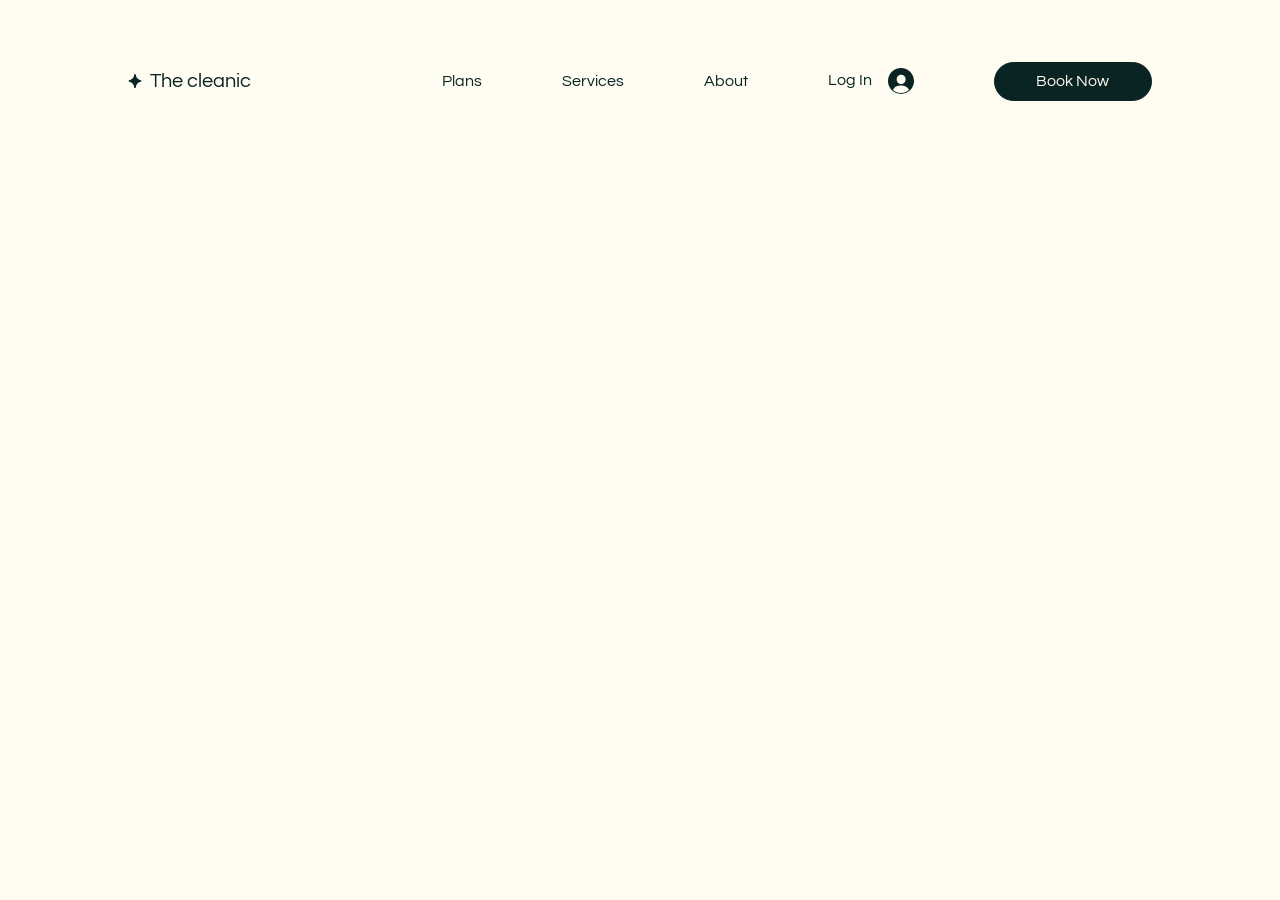
<file: about.html>
<!DOCTYPE html>
<html lang="en">

<head>
    <meta charset="UTF-8">
    <meta name="viewport" content="width=device-width, initial-scale=1.0">
    <title>Document</title>
    <link href="https://cdn.jsdelivr.net/npm/bootstrap@5.3.5/dist/css/bootstrap.min.css" rel="stylesheet"
        integrity="sha384-SgOJa3DmI69IUzQ2PVdRZhwQ+dy64/BUtbMJw1MZ8t5HZApcHrRKUc4W0kG879m7" crossorigin="anonymous">
    <script src="https://cdn.jsdelivr.net/npm/bootstrap@5.3.5/dist/js/bootstrap.bundle.min.js"
        integrity="sha384-k6d4wzSIapyDyv1kpU366/PK5hCdSbCRGRCMv+eplOQJWyd1fbcAu9OCUj5zNLiq"
        crossorigin="anonymous"></script>
    <link rel="stylesheet" href="https://cdnjs.cloudflare.com/ajax/libs/font-awesome/6.7.2/css/all.min.css"
        integrity="sha512-Evv84Mr4kqVGRNSgIGL/F/aIDqQb7xQ2vcrdIwxfjThSH8CSR7PBEakCr51Ck+w+/U6swU2Im1vVX0SVk9ABhg=="
        crossorigin="anonymous" referrerpolicy="no-referrer" />
    <link rel="stylesheet" href="./about.css">
</head>

<body>

    <header>

        <a href="./index.html" class="header-svg">

            <svg preserveAspectRatio="xMidYMid meet" data-bbox="27.505 20 144.99 160.001"
                viewBox="27.505 20 144.99 160.001" height="14" width="14" xmlns="http://www.w3.org/2000/svg"
                data-type="color" role="img" aria-label="homepage">
                <defs>
                    <style>
                        #comp-lsbwebxo svg [data-color="1"] {
                            fill: #0A2323;
                        }
                    </style>
                </defs>
                <g>
                    <path
                        d="m108.65 27.127 4.567 17.328c2.543 9.619 6.958 17.998 12.985 24.805 6.027 6.807 13.558 11.927 22.334 15.079l17.767 6.352c8.256 2.977 8.256 15.641 0 18.618l-17.767 6.352c-8.776 3.152-16.307 8.272-22.334 15.079-6.027 6.807-10.441 15.185-12.985 24.805l-4.567 17.328c-2.489 9.503-14.91 9.503-17.399 0l-4.522-17.27c-2.543-9.619-6.958-18.056-12.985-24.863-6.027-6.807-13.558-11.927-22.28-15.079l-17.767-6.352c-8.256-2.977-8.256-15.641 0-18.618l17.767-6.352c8.776-3.152 16.307-8.272 22.28-15.079 6.027-6.807 10.441-15.185 12.985-24.805l4.567-17.328c2.444-9.503 14.856-9.503 17.354 0z"
                        fill="#533E2E" data-color="1"></path>
                </g>
            </svg>


            <p>The cleanic</p>

        </a>

        <nav>

            <ul>
                <li><a href="./plans.html">Plans</a></li>
                <li><a href="./services.html">Services</a></li>
                <li><a href="./about.html">About</a></li>
                <li>
                    <a class="login-svg"" href=" #">
                        <span class="login-text">Log In</span>
                        <svg data-bbox="0 0 50 50" data-type="shape" xmlns="http://www.w3.org/2000/svg" width="26"
                            height="26" viewBox="0 0 50 50">
                            <g>
                                <path
                                    d="M25 48.077c-5.924 0-11.31-2.252-15.396-5.921 2.254-5.362 7.492-8.267 15.373-8.267 7.889 0 13.139 3.044 15.408 8.418-4.084 3.659-9.471 5.77-15.385 5.77m.278-35.3c4.927 0 8.611 3.812 8.611 8.878 0 5.21-3.875 9.456-8.611 9.456s-8.611-4.246-8.611-9.456c0-5.066 3.684-8.878 8.611-8.878M25 0C11.193 0 0 11.193 0 25c0 .915.056 1.816.152 2.705.032.295.091.581.133.873.085.589.173 1.176.298 1.751.073.338.169.665.256.997.135.515.273 1.027.439 1.529.114.342.243.675.37 1.01.18.476.369.945.577 1.406.149.331.308.657.472.98.225.446.463.883.714 1.313.182.312.365.619.56.922.272.423.56.832.856 1.237.207.284.41.568.629.841.325.408.671.796 1.02 1.182.22.244.432.494.662.728.405.415.833.801 1.265 1.186.173.154.329.325.507.475l.004-.011A24.886 24.886 0 0 0 25 50a24.881 24.881 0 0 0 16.069-5.861.126.126 0 0 1 .003.01c.172-.144.324-.309.49-.458.442-.392.88-.787 1.293-1.209.228-.232.437-.479.655-.72.352-.389.701-.78 1.028-1.191.218-.272.421-.556.627-.838.297-.405.587-.816.859-1.24a26.104 26.104 0 0 0 1.748-3.216c.208-.461.398-.93.579-1.406.127-.336.256-.669.369-1.012.167-.502.305-1.014.44-1.53.087-.332.183-.659.256-.996.126-.576.214-1.164.299-1.754.042-.292.101-.577.133-.872.095-.89.152-1.791.152-2.707C50 11.193 38.807 0 25 0">
                                </path>
                            </g>
                        </svg>
                    </a>
                </li>
                <button>Book Now</button>

            </ul>

        </nav>

    </header>

</body>

</html>
</file>
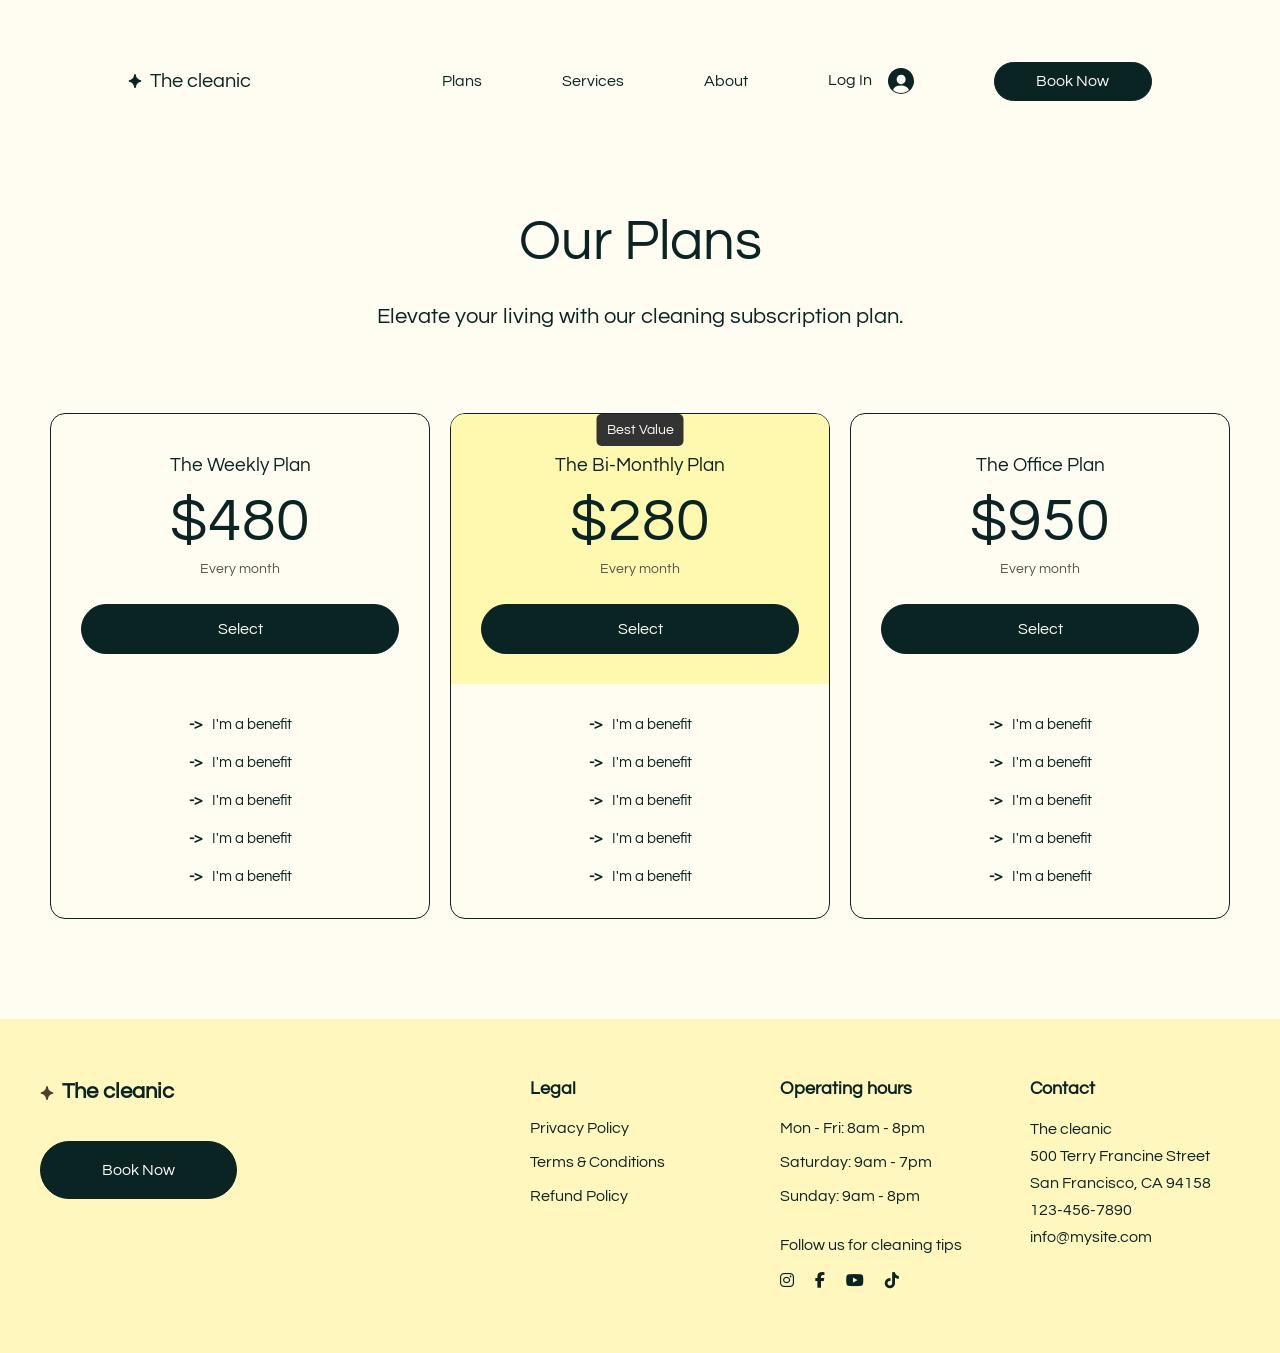
<file: plans.html>
<!DOCTYPE html>
<html lang="en">

<head>
    <meta charset="UTF-8">
    <meta name="viewport" content="width=device-width, initial-scale=1.0">
    <title>Plans</title>
    <link href="https://cdn.jsdelivr.net/npm/bootstrap@5.3.5/dist/css/bootstrap.min.css" rel="stylesheet"
        integrity="sha384-SgOJa3DmI69IUzQ2PVdRZhwQ+dy64/BUtbMJw1MZ8t5HZApcHrRKUc4W0kG879m7" crossorigin="anonymous">
    <script src="https://cdn.jsdelivr.net/npm/bootstrap@5.3.5/dist/js/bootstrap.bundle.min.js"
        integrity="sha384-k6d4wzSIapyDyv1kpU366/PK5hCdSbCRGRCMv+eplOQJWyd1fbcAu9OCUj5zNLiq"
        crossorigin="anonymous"></script>
    <link rel="stylesheet" href="https://cdnjs.cloudflare.com/ajax/libs/font-awesome/6.7.2/css/all.min.css"
        integrity="sha512-Evv84Mr4kqVGRNSgIGL/F/aIDqQb7xQ2vcrdIwxfjThSH8CSR7PBEakCr51Ck+w+/U6swU2Im1vVX0SVk9ABhg=="
        crossorigin="anonymous" referrerpolicy="no-referrer" />
    <link rel="stylesheet" href="./plans.css">
</head>

<body>

    <header id="Home">

        <a href="./index.html" class="header-svg">

            <svg preserveAspectRatio="xMidYMid meet" data-bbox="27.505 20 144.99 160.001"
                viewBox="27.505 20 144.99 160.001" height="14" width="14" xmlns="http://www.w3.org/2000/svg"
                data-type="color" role="img" aria-label="homepage">
                <defs>
                    <style>
                        #comp-lsbwebxo svg [data-color="1"] {
                            fill: #0A2323;
                        }
                    </style>
                </defs>
                <g>
                    <path
                        d="m108.65 27.127 4.567 17.328c2.543 9.619 6.958 17.998 12.985 24.805 6.027 6.807 13.558 11.927 22.334 15.079l17.767 6.352c8.256 2.977 8.256 15.641 0 18.618l-17.767 6.352c-8.776 3.152-16.307 8.272-22.334 15.079-6.027 6.807-10.441 15.185-12.985 24.805l-4.567 17.328c-2.489 9.503-14.91 9.503-17.399 0l-4.522-17.27c-2.543-9.619-6.958-18.056-12.985-24.863-6.027-6.807-13.558-11.927-22.28-15.079l-17.767-6.352c-8.256-2.977-8.256-15.641 0-18.618l17.767-6.352c8.776-3.152 16.307-8.272 22.28-15.079 6.027-6.807 10.441-15.185 12.985-24.805l4.567-17.328c2.444-9.503 14.856-9.503 17.354 0z"
                        fill="#533E2E" data-color="1"></path>
                </g>
            </svg>


            <p>The cleanic</p>

        </a>

        <nav>

            <ul>
                <li><a href="./plans.html">Plans</a></li>
                <li><a href="./services.html">Services</a></li>
                <li><a href="./about.html">About</a></li>
                <li>
                    <a class="login-svg"" href=" #">
                        <span class="login-text">Log In</span>
                        <svg data-bbox="0 0 50 50" data-type="shape" xmlns="http://www.w3.org/2000/svg" width="26"
                            height="26" viewBox="0 0 50 50">
                            <g>
                                <path
                                    d="M25 48.077c-5.924 0-11.31-2.252-15.396-5.921 2.254-5.362 7.492-8.267 15.373-8.267 7.889 0 13.139 3.044 15.408 8.418-4.084 3.659-9.471 5.77-15.385 5.77m.278-35.3c4.927 0 8.611 3.812 8.611 8.878 0 5.21-3.875 9.456-8.611 9.456s-8.611-4.246-8.611-9.456c0-5.066 3.684-8.878 8.611-8.878M25 0C11.193 0 0 11.193 0 25c0 .915.056 1.816.152 2.705.032.295.091.581.133.873.085.589.173 1.176.298 1.751.073.338.169.665.256.997.135.515.273 1.027.439 1.529.114.342.243.675.37 1.01.18.476.369.945.577 1.406.149.331.308.657.472.98.225.446.463.883.714 1.313.182.312.365.619.56.922.272.423.56.832.856 1.237.207.284.41.568.629.841.325.408.671.796 1.02 1.182.22.244.432.494.662.728.405.415.833.801 1.265 1.186.173.154.329.325.507.475l.004-.011A24.886 24.886 0 0 0 25 50a24.881 24.881 0 0 0 16.069-5.861.126.126 0 0 1 .003.01c.172-.144.324-.309.49-.458.442-.392.88-.787 1.293-1.209.228-.232.437-.479.655-.72.352-.389.701-.78 1.028-1.191.218-.272.421-.556.627-.838.297-.405.587-.816.859-1.24a26.104 26.104 0 0 0 1.748-3.216c.208-.461.398-.93.579-1.406.127-.336.256-.669.369-1.012.167-.502.305-1.014.44-1.53.087-.332.183-.659.256-.996.126-.576.214-1.164.299-1.754.042-.292.101-.577.133-.872.095-.89.152-1.791.152-2.707C50 11.193 38.807 0 25 0">
                                </path>
                            </g>
                        </svg>
                    </a>
                </li>
                <button>Book Now</button>

            </ul>

            <a class="menu-toggle" href="./plans-menu.html"><i class="fa-solid fa-bars"></i></a>

        </nav>

    </header>

    <main>

        <div class="head-text">
            <p class="head-text1">Our Plans</p>
            <p class="head-text2">Elevate your living with our cleaning subscription plan.</p>
        </div>

        <div class="our-plans-container">
            <div class="pricing-card">
                <div class="pricing-card-top">
                    <h3 class="plan-title">The Weekly Plan</h3>
                    <p class="plan-price">$480</p>
                    <p class="plan-frequency">Every month</p>
                    <button class="plan-select-btn">Select</button>
                </div>
                <div class="pricing-card-bottom">
                    <ul class="plan-benefits">
                        <li><span class="arrow">-></span> I'm a benefit</li>
                        <li><span class="arrow">-></span> I'm a benefit</li>
                        <li><span class="arrow">-></span> I'm a benefit</li>
                        <li><span class="arrow">-></span> I'm a benefit</li>
                        <li><span class="arrow">-></span> I'm a benefit</li>
                    </ul>
                </div>
            </div>

            <div class="pricing-card best-value">
                <div class="pricing-card-badge">Best Value</div>
                <div class="pricing-card-top">
                    <h3 class="plan-title">The Bi-Monthly Plan</h3>
                    <p class="plan-price">$280</p>
                    <p class="plan-frequency">Every month</p>
                    <button class="plan-select-btn">Select</button>
                </div>
                <div class="pricing-card-bottom">
                    <ul class="plan-benefits">
                        <li><span class="arrow">-></span> I'm a benefit</li>
                        <li><span class="arrow">-></span> I'm a benefit</li>
                        <li><span class="arrow">-></span> I'm a benefit</li>
                        <li><span class="arrow">-></span> I'm a benefit</li>
                        <li><span class="arrow">-></span> I'm a benefit</li>
                    </ul>
                </div>
            </div>

            <div class="pricing-card">
                <div class="pricing-card-top">
                    <h3 class="plan-title">The Office Plan</h3>
                    <p class="plan-price">$950</p>
                    <p class="plan-frequency">Every month</p>
                    <button class="plan-select-btn">Select</button>
                </div>
                <div class="pricing-card-bottom">
                    <ul class="plan-benefits">
                        <li><span class="arrow">-></span> I'm a benefit</li>
                        <li><span class="arrow">-></span> I'm a benefit</li>
                        <li><span class="arrow">-></span> I'm a benefit</li>
                        <li><span class="arrow">-></span> I'm a benefit</li>
                        <li><span class="arrow">-></span> I'm a benefit</li>
                    </ul>
                </div>
            </div>
        </div>

    </main>

    <footer class="site-footer">
        <div class="footer-content">

            <div class="footer-column footer-about">
                <h4 class="footer-logo">
                    <span class="diamond-icon">
                        <svg preserveAspectRatio="xMidYMid meet" data-bbox="27.505 20 144.99 160.001"
                            viewBox="27.505 20 144.99 160.001" height="14" width="14" xmlns="http://www.w3.org/2000/svg"
                            data-type="color" role="img" aria-label="homepage">
                            <defs>
                                <style>
                                    #comp-lsbwebxo svg [data-color="1"] {
                                        fill: #0A2323;
                                    }
                                </style>
                            </defs>
                            <g>
                                <path
                                    d="m108.65 27.127 4.567 17.328c2.543 9.619 6.958 17.998 12.985 24.805 6.027 6.807 13.558 11.927 22.334 15.079l17.767 6.352c8.256 2.977 8.256 15.641 0 18.618l-17.767 6.352c-8.776 3.152-16.307 8.272-22.334 15.079-6.027 6.807-10.441 15.185-12.985 24.805l-4.567 17.328c-2.489 9.503-14.91 9.503-17.399 0l-4.522-17.27c-2.543-9.619-6.958-18.056-12.985-24.863-6.027-6.807-13.558-11.927-22.28-15.079l-17.767-6.352c-8.256-2.977-8.256-15.641 0-18.618l17.767-6.352c8.776-3.152 16.307-8.272 22.28-15.079 6.027-6.807 10.441-15.185 12.985-24.805l4.567-17.328c2.444-9.503 14.856-9.503 17.354 0z"
                                    fill="#533E2E" data-color="1"></path>
                            </g>
                        </svg>
                    </span> The cleanic
                </h4>
                <a href="#booking" class="footer-book-button">Book Now</a>
            </div>

            <div class="footer-column footer-legal">
                <h5 class="footer-heading">Legal</h5>
                <ul>
                    <li><a href="/privacy">Privacy Policy</a></li>
                    <li><a href="/terms">Terms & Conditions</a></li>
                    <li><a href="/refund">Refund Policy</a></li>
                </ul>
            </div>

            <div class="footer-column footer-hours-social">
                <h5 class="footer-heading">Operating hours</h5>
                <ul>
                    <li>Mon - Fri: 8am - 8pm</li>
                    <li>Saturday: 9am - 7pm</li>
                    <li>Sunday: 9am - 8pm</li>
                </ul>
                <div class="footer-social">
                    <p>Follow us for cleaning tips</p>
                    <div class="social-links">
                        <a href="https://www.instagram.com"><i class="fa-brands fa-instagram"></i></a>
                        <a href="https://www.facebook.com"><i class="fa-brands fa-facebook-f"></i></a>
                        <a href="https://www.youtube.com"><i class="fa-brands fa-youtube"></i></a>
                        <a href="https://www.tiktok.com"><i class="fa-brands fa-tiktok"></i></a>
                    </div>
                </div>
            </div>

            <div class="footer-column footer-contact">
                <h5 class="footer-heading">Contact</h5>
                <address> The cleanic<br>
                    500 Terry Francine Street<br>
                    San Francisco, CA 94158<br>
                    123-456-7890<br>
                    <a href="mailto:info@mysite.com">info@mysite.com</a>
                </address>
            </div>

        </div>
    </footer>

    <div class="back-arrow">
        <a href="#Home">

            <svg preserveAspectRatio="xMidYMid meet" data-bbox="20 20 160 160" xmlns="http://www.w3.org/2000/svg"
                viewBox="20 20 160 160" height="44" width="44" data-type="color" role="presentation" aria-hidden="true"
                aria-label="">
                <defs>
                    <style>
                        #BACK_TO_TOP_BUTTON svg [data-color="1"] {
                            fill: #0A2323;
                        }

                        #BACK_TO_TOP_BUTTON svg [data-color="2"] {
                            fill: #0A2323;
                        }

                        #BACK_TO_TOP_BUTTON svg [data-color="3"] {
                            fill: #0A2323;
                        }
                    </style>
                </defs>
                <g fill-rule="evenodd">
                    <path fill-rule="nonzero" fill="#FFFFFF"
                        d="M180 100c0 44.183-35.817 80-80 80s-80-35.817-80-80 35.817-80 80-80 80 35.817 80 80z"
                        data-color="1">
                    </path>
                    <path fill="#566FB8"
                        d="M63.412 114L60 109.649 100.034 78 140 109.652 136.584 114l-36.55-28.3L63.412 114z"
                        data-color="2"></path>
                    <path fill-rule="nonzero" fill="#6D8FF1"
                        d="M100 24c-41.974 0-76 34.026-76 76s34.026 76 76 76 76-34.026 76-76-34.026-76-76-76zm0-4c44.183 0 80 35.817 80 80s-35.817 80-80 80-80-35.817-80-80 35.817-80 80-80z"
                        data-color="3"></path>
                </g>
            </svg>

        </a>
    </div>

</body>

</html>
</file>
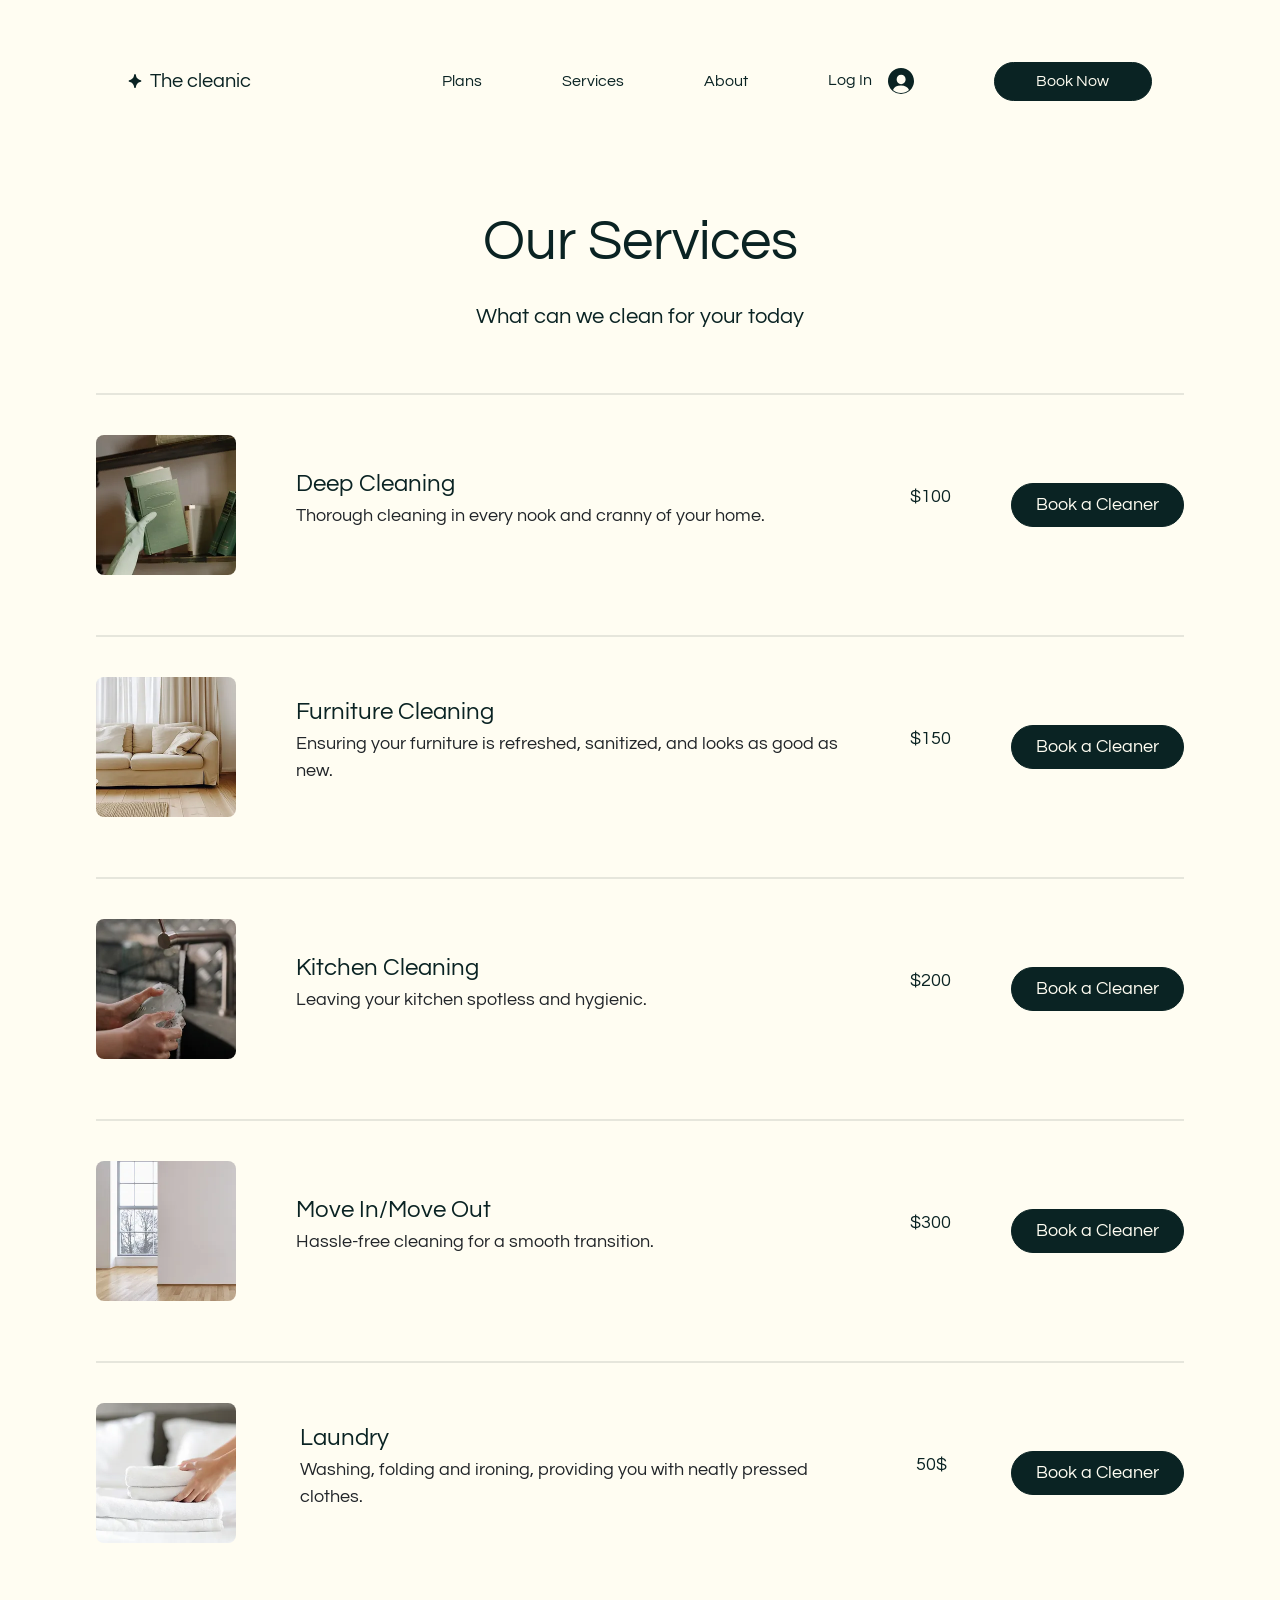
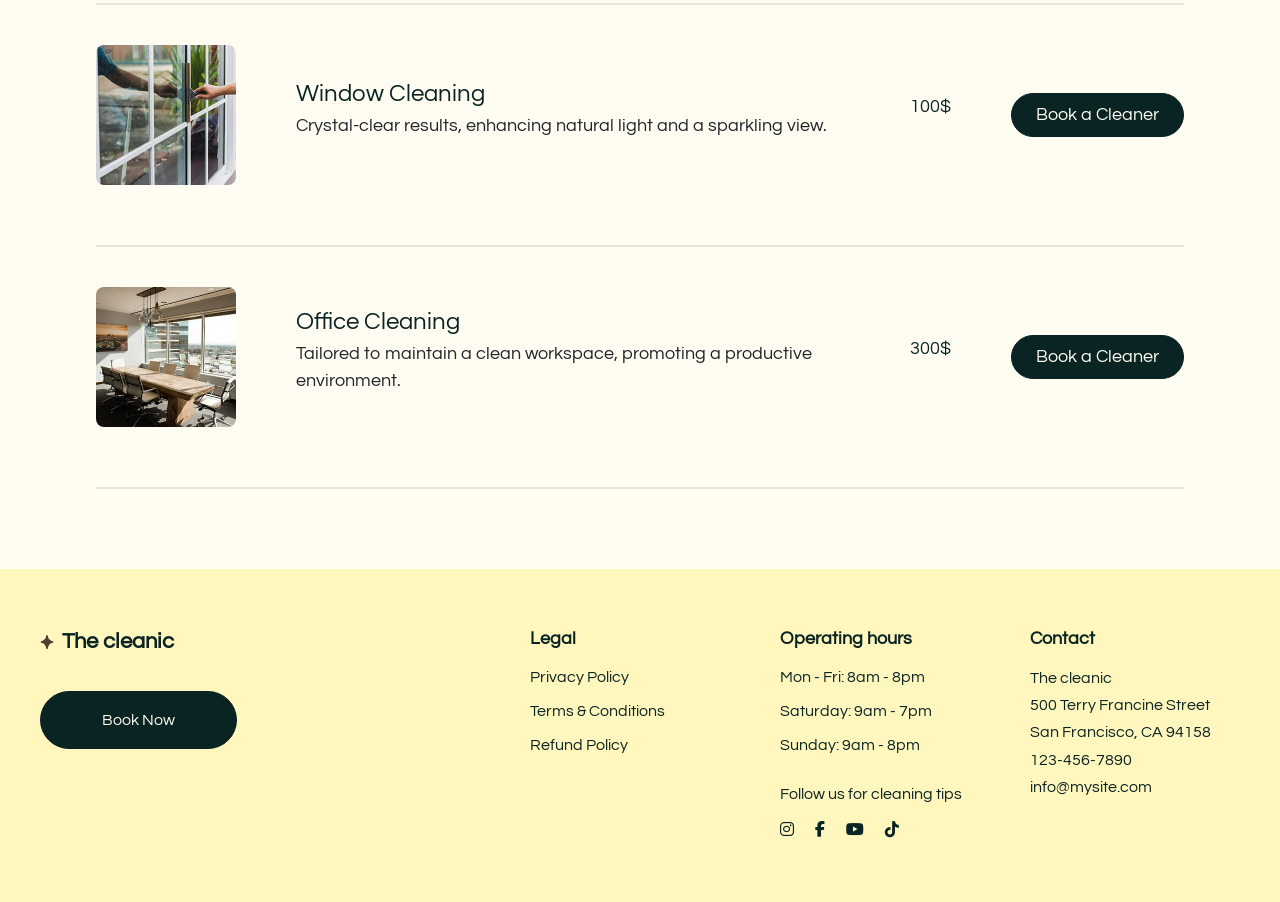
<file: services.html>
<!DOCTYPE html>
<html lang="en">

<head>
    <meta charset="UTF-8">
    <meta name="viewport" content="width=device-width, initial-scale=1.0">
    <title>Document</title>
    <link href="https://cdn.jsdelivr.net/npm/bootstrap@5.3.5/dist/css/bootstrap.min.css" rel="stylesheet"
        integrity="sha384-SgOJa3DmI69IUzQ2PVdRZhwQ+dy64/BUtbMJw1MZ8t5HZApcHrRKUc4W0kG879m7" crossorigin="anonymous">
    <script src="https://cdn.jsdelivr.net/npm/bootstrap@5.3.5/dist/js/bootstrap.bundle.min.js"
        integrity="sha384-k6d4wzSIapyDyv1kpU366/PK5hCdSbCRGRCMv+eplOQJWyd1fbcAu9OCUj5zNLiq"
        crossorigin="anonymous"></script>
    <link rel="stylesheet" href="https://cdnjs.cloudflare.com/ajax/libs/font-awesome/6.7.2/css/all.min.css"
        integrity="sha512-Evv84Mr4kqVGRNSgIGL/F/aIDqQb7xQ2vcrdIwxfjThSH8CSR7PBEakCr51Ck+w+/U6swU2Im1vVX0SVk9ABhg=="
        crossorigin="anonymous" referrerpolicy="no-referrer" />
    <link rel="stylesheet" href="./services.css">
</head>

<body>

    <header id="Home">

        <a href="./index.html" class="header-svg">

            <svg preserveAspectRatio="xMidYMid meet" data-bbox="27.505 20 144.99 160.001"
                viewBox="27.505 20 144.99 160.001" height="14" width="14" xmlns="http://www.w3.org/2000/svg"
                data-type="color" role="img" aria-label="homepage">
                <defs>
                    <style>
                        #comp-lsbwebxo svg [data-color="1"] {
                            fill: #0A2323;
                        }
                    </style>
                </defs>
                <g>
                    <path
                        d="m108.65 27.127 4.567 17.328c2.543 9.619 6.958 17.998 12.985 24.805 6.027 6.807 13.558 11.927 22.334 15.079l17.767 6.352c8.256 2.977 8.256 15.641 0 18.618l-17.767 6.352c-8.776 3.152-16.307 8.272-22.334 15.079-6.027 6.807-10.441 15.185-12.985 24.805l-4.567 17.328c-2.489 9.503-14.91 9.503-17.399 0l-4.522-17.27c-2.543-9.619-6.958-18.056-12.985-24.863-6.027-6.807-13.558-11.927-22.28-15.079l-17.767-6.352c-8.256-2.977-8.256-15.641 0-18.618l17.767-6.352c8.776-3.152 16.307-8.272 22.28-15.079 6.027-6.807 10.441-15.185 12.985-24.805l4.567-17.328c2.444-9.503 14.856-9.503 17.354 0z"
                        fill="#533E2E" data-color="1"></path>
                </g>
            </svg>


            <p>The cleanic</p>

        </a>

        <nav>

            <ul>
                <li><a href="./plans.html">Plans</a></li>
                <li><a href="./services.html">Services</a></li>
                <li><a href="./about.html">About</a></li>
                <li>
                    <a class="login-svg"" href=" #">
                        <span class="login-text">Log In</span>
                        <svg data-bbox="0 0 50 50" data-type="shape" xmlns="http://www.w3.org/2000/svg" width="26"
                            height="26" viewBox="0 0 50 50">
                            <g>
                                <path
                                    d="M25 48.077c-5.924 0-11.31-2.252-15.396-5.921 2.254-5.362 7.492-8.267 15.373-8.267 7.889 0 13.139 3.044 15.408 8.418-4.084 3.659-9.471 5.77-15.385 5.77m.278-35.3c4.927 0 8.611 3.812 8.611 8.878 0 5.21-3.875 9.456-8.611 9.456s-8.611-4.246-8.611-9.456c0-5.066 3.684-8.878 8.611-8.878M25 0C11.193 0 0 11.193 0 25c0 .915.056 1.816.152 2.705.032.295.091.581.133.873.085.589.173 1.176.298 1.751.073.338.169.665.256.997.135.515.273 1.027.439 1.529.114.342.243.675.37 1.01.18.476.369.945.577 1.406.149.331.308.657.472.98.225.446.463.883.714 1.313.182.312.365.619.56.922.272.423.56.832.856 1.237.207.284.41.568.629.841.325.408.671.796 1.02 1.182.22.244.432.494.662.728.405.415.833.801 1.265 1.186.173.154.329.325.507.475l.004-.011A24.886 24.886 0 0 0 25 50a24.881 24.881 0 0 0 16.069-5.861.126.126 0 0 1 .003.01c.172-.144.324-.309.49-.458.442-.392.88-.787 1.293-1.209.228-.232.437-.479.655-.72.352-.389.701-.78 1.028-1.191.218-.272.421-.556.627-.838.297-.405.587-.816.859-1.24a26.104 26.104 0 0 0 1.748-3.216c.208-.461.398-.93.579-1.406.127-.336.256-.669.369-1.012.167-.502.305-1.014.44-1.53.087-.332.183-.659.256-.996.126-.576.214-1.164.299-1.754.042-.292.101-.577.133-.872.095-.89.152-1.791.152-2.707C50 11.193 38.807 0 25 0">
                                </path>
                            </g>
                        </svg>
                    </a>
                </li>
                <button>Book Now</button>

            </ul>

            <a class="menu-toggle" href="./services-menu.html"><i class="fa-solid fa-bars"></i></a>

        </nav>

    </header>

    <main>

        <div class="head-text">
            <p class="head-text1">Our Services</p>
            <p class="head-text2">What can we clean for your today</p>
        </div>

        <div class="line"></div>

        <div class="main-services">

            <div class="main-services-img">
                <a href="#" class="main-services-img-link">

                    <img src="./Images/Services  Image/Image1.webp" alt="Img">

                </a>
            </div>

            <div class="main-services-text">
                <a href="#" class="main-services-text-head">Deep Cleaning</a>
                <p class="main-services-text-paragraph">Thorough cleaning in every nook and cranny of your home.</p>
            </div>

            <div class="main-services-price">
                <p>$100</p>
            </div>

            <div class="main-services-button">
                <a href="#">
                    <button>Book a Cleaner</button>
                </a>
            </div>

        </div>

        <div class="line2"></div>

        <div class="main-services">

            <div class="main-services-img">
                <a href="#" class="main-services-img-link">

                    <img src="./Images/Services  Image/Image2.webp" alt="Img">

                </a>
            </div>

            <div class="main-services-text">
                <a href="#" class="main-services-text-head">Furniture Cleaning</a>
                <p class="main-services-text-paragraph">Ensuring your furniture is refreshed, sanitized, and looks as
                    good as new.</p>
            </div>

            <div class="main-services-price">
                <p>$150</p>
            </div>

            <div class="main-services-button">
                <a href="#">
                    <button>Book a Cleaner</button>
                </a>
            </div>

        </div>

        <div class="line2"></div>

        <div class="main-services">

            <div class="main-services-img">
                <a href="#" class="main-services-img-link">

                    <img src="./Images/Services  Image/Image3.webp" alt="Img">

                </a>
            </div>

            <div class="main-services-text">
                <a href="#" class="main-services-text-head">Kitchen Cleaning</a>
                <p class="main-services-text-paragraph">Leaving your kitchen spotless and hygienic.</p>
            </div>

            <div class="main-services-price">
                <p>$200</p>
            </div>

            <div class="main-services-button">
                <a href="#">
                    <button>Book a Cleaner</button>
                </a>
            </div>

        </div>

        <div class="line2"></div>

        <div class="main-services">

            <div class="main-services-img">
                <a href="#" class="main-services-img-link">

                    <img src="./Images/Services  Image/Image4.webp" alt="Img">

                </a>
            </div>

            <div class="main-services-text">
                <a href="#" class="main-services-text-head">Move In/Move Out</a>
                <p class="main-services-text-paragraph">Hassle-free cleaning for a smooth transition.</p>
            </div>

            <div class="main-services-price">
                <p>$300</p>
            </div>

            <div class="main-services-button">
                <a href="#">
                    <button>Book a Cleaner</button>
                </a>
            </div>

        </div>

        <div class="line2"></div>

        <div class="main-services">

            <div class="main-services-img">
                <a href="#" class="main-services-img-link">

                    <img src="./Images/Services  Image/Image5.webp" alt="Img">

                </a>
            </div>

            <div class="main-services-text">
                <a href="#" class="main-services-text-head">Laundry</a>
                <p class="main-services-text-paragraph">Washing, folding and ironing, providing you with neatly pressed
                    clothes.</p>
            </div>

            <div class="main-services-price">
                <p>50$</p>
            </div>

            <div class="main-services-button">
                <a href="#">
                    <button>Book a Cleaner</button>
                </a>
            </div>

        </div>

        <div class="line2"></div>

        <div class="main-services">

            <div class="main-services-img">
                <a href="#" class="main-services-img-link">

                    <img src="./Images/Services  Image/Image6.webp" alt="Img">

                </a>
            </div>

            <div class="main-services-text">
                <a href="#" class="main-services-text-head">Window Cleaning</a>
                <p class="main-services-text-paragraph">Crystal-clear results, enhancing natural light and a sparkling
                    view.</p>
            </div>

            <div class="main-services-price">
                <p>100$</p>
            </div>

            <div class="main-services-button">
                <a href="#">
                    <button>Book a Cleaner</button>
                </a>
            </div>

        </div>

        <div class="line2"></div>

        <div class="main-services">

            <div class="main-services-img">
                <a href="#" class="main-services-img-link">

                    <img src="./Images/Services  Image/Image7.webp" alt="Img">

                </a>
            </div>

            <div class="main-services-text">
                <a href="#" class="main-services-text-head">Office Cleaning</a>
                <p class="main-services-text-paragraph">Tailored to maintain a clean workspace, promoting a productive
                    environment.</p>
            </div>

            <div class="main-services-price">
                <p>300$</p>
            </div>

            <div class="main-services-button">
                <a href="#">
                    <button>Book a Cleaner</button>
                </a>
            </div>

        </div>

        <div class="line2"></div>

    </main>

    <footer class="site-footer">
        <div class="footer-content">

            <div class="footer-column footer-about">
                <h4 class="footer-logo">
                    <span class="diamond-icon">
                        <svg preserveAspectRatio="xMidYMid meet" data-bbox="27.505 20 144.99 160.001"
                            viewBox="27.505 20 144.99 160.001" height="14" width="14" xmlns="http://www.w3.org/2000/svg"
                            data-type="color" role="img" aria-label="homepage">
                            <defs>
                                <style>
                                    #comp-lsbwebxo svg [data-color="1"] {
                                        fill: #0A2323;
                                    }
                                </style>
                            </defs>
                            <g>
                                <path
                                    d="m108.65 27.127 4.567 17.328c2.543 9.619 6.958 17.998 12.985 24.805 6.027 6.807 13.558 11.927 22.334 15.079l17.767 6.352c8.256 2.977 8.256 15.641 0 18.618l-17.767 6.352c-8.776 3.152-16.307 8.272-22.334 15.079-6.027 6.807-10.441 15.185-12.985 24.805l-4.567 17.328c-2.489 9.503-14.91 9.503-17.399 0l-4.522-17.27c-2.543-9.619-6.958-18.056-12.985-24.863-6.027-6.807-13.558-11.927-22.28-15.079l-17.767-6.352c-8.256-2.977-8.256-15.641 0-18.618l17.767-6.352c8.776-3.152 16.307-8.272 22.28-15.079 6.027-6.807 10.441-15.185 12.985-24.805l4.567-17.328c2.444-9.503 14.856-9.503 17.354 0z"
                                    fill="#533E2E" data-color="1"></path>
                            </g>
                        </svg>
                    </span> The cleanic
                </h4>
                <a href="#booking" class="footer-book-button">Book Now</a>
            </div>

            <div class="footer-column footer-legal">
                <h5 class="footer-heading">Legal</h5>
                <ul>
                    <li><a href="/privacy">Privacy Policy</a></li>
                    <li><a href="/terms">Terms & Conditions</a></li>
                    <li><a href="/refund">Refund Policy</a></li>
                </ul>
            </div>

            <div class="footer-column footer-hours-social">
                <h5 class="footer-heading">Operating hours</h5>
                <ul>
                    <li>Mon - Fri: 8am - 8pm</li>
                    <li>Saturday: 9am - 7pm</li>
                    <li>Sunday: 9am - 8pm</li>
                </ul>
                <div class="footer-social">
                    <p>Follow us for cleaning tips</p>
                    <div class="social-links">
                        <a href="https://www.instagram.com"><i class="fa-brands fa-instagram"></i></a>
                        <a href="https://www.facebook.com"><i class="fa-brands fa-facebook-f"></i></a>
                        <a href="https://www.youtube.com"><i class="fa-brands fa-youtube"></i></a>
                        <a href="https://www.tiktok.com"><i class="fa-brands fa-tiktok"></i></a>
                    </div>
                </div>
            </div>

            <div class="footer-column footer-contact">
                <h5 class="footer-heading">Contact</h5>
                <address> The cleanic<br>
                    500 Terry Francine Street<br>
                    San Francisco, CA 94158<br>
                    123-456-7890<br>
                    <a href="mailto:info@mysite.com">info@mysite.com</a>
                </address>
            </div>

        </div>
    </footer>

    <div class="back-arrow">
        <a href="#Home">

            <svg preserveAspectRatio="xMidYMid meet" data-bbox="20 20 160 160" xmlns="http://www.w3.org/2000/svg"
                viewBox="20 20 160 160" height="44" width="44" data-type="color" role="presentation" aria-hidden="true"
                aria-label="">
                <defs>
                    <style>
                        #BACK_TO_TOP_BUTTON svg [data-color="1"] {
                            fill: #0A2323;
                        }

                        #BACK_TO_TOP_BUTTON svg [data-color="2"] {
                            fill: #0A2323;
                        }

                        #BACK_TO_TOP_BUTTON svg [data-color="3"] {
                            fill: #0A2323;
                        }
                    </style>
                </defs>
                <g fill-rule="evenodd">
                    <path fill-rule="nonzero" fill="#FFFFFF"
                        d="M180 100c0 44.183-35.817 80-80 80s-80-35.817-80-80 35.817-80 80-80 80 35.817 80 80z"
                        data-color="1">
                    </path>
                    <path fill="#566FB8"
                        d="M63.412 114L60 109.649 100.034 78 140 109.652 136.584 114l-36.55-28.3L63.412 114z"
                        data-color="2"></path>
                    <path fill-rule="nonzero" fill="#6D8FF1"
                        d="M100 24c-41.974 0-76 34.026-76 76s34.026 76 76 76 76-34.026 76-76-34.026-76-76-76zm0-4c44.183 0 80 35.817 80 80s-35.817 80-80 80-80-35.817-80-80 35.817-80 80-80z"
                        data-color="3"></path>
                </g>
            </svg>

        </a>
    </div>

</body>

</html>
</file>
<file: style.css>
* {
    margin: 0;
    padding: 0;
    box-sizing: border-box;
}

@font-face {
    font-family: "Questrial";
    src: url(./Fonts/Questrial-Regular.ttf) format("truetype");
}

body {
    font-family: "Questrial", sans-serif;
    background-color: #FFFDF2;
}

header {
    background-color: #FFFDF2;
    display: flex;
    flex-direction: row;
    justify-content: space-between;
    align-items: center !important;
    padding: 1rem 2.5%;
    width: 85%;
    position: fixed;
    top: 35px;
    left: 50%;
    transform: translateX(-50%);
    z-index: 1000;
    height: 92.5px;
}

.header-svg {
    text-decoration: none;
    color: #0A2323;
    display: flex;
    flex-direction: row;
    align-items: center !important;
    gap: 0.5rem;
    margin: 0;
    padding: 0;
    cursor: pointer;
}

.header-svg>p {
    font-size: 20px;
    font-weight: 100;
    margin: 0;
}

.header-svg svg [data-color="1"] {
    fill: #0A2323;
}

nav ul {
    list-style: none;
    display: flex;
    flex-direction: row;
    align-items: center !important;
    padding: 0;
    margin: 0;
    gap: 5rem;
}

nav ul li {
    color: #0A2323;
    cursor: pointer;
}

nav ul li a {
    text-decoration: none;
    color: inherit;
    font-size: 1rem;
}

nav ul li:last-of-type {
    display: flex;
    align-items: center !important;
    gap: 0.5rem;
}

nav ul li svg path {
    fill: #0A2323;
}

.login-svg {
    display: flex;
    gap: 1rem;
}

nav button {
    background-color: #0A2323;
    color: #FFFDF2;
    border: 1px solid #0A2323;
    font-weight: 100;
    padding: 0.42rem 2.6rem;
    border-radius: 25px;
    font-size: 16px;
    cursor: pointer;
    transition: background-color 0.6s ease, color 0.6s ease;
}

nav button:hover {
    background-color: #FFFDF2;
    border: 1px solid #0A2323;
    color: #0A2323;
}

nav ul li:not(:last-of-type) a {
    position: relative;
    text-decoration: none;
    padding-bottom: 5px;
    overflow: hidden;
}

nav ul li:not(:last-of-type) a::after {
    content: '';
    position: absolute;
    bottom: 0;
    left: 0;
    width: 100%;
    height: 1px;
    background-color: black;
    transform: scaleX(0);
    transform-origin: left;
    transition: transform 0.3s ease-in-out;
}

nav ul li:not(:last-of-type) a:hover::after {
    transform: scaleX(1);
}

nav ul li:last-of-type .login-text {
    opacity: 1;
    transition: opacity 0.3s ease-in-out;
    display: inline-block;
}

nav ul li:last-of-type:hover .login-text {
    opacity: 0.6;
}

.menu-toggle {
    text-decoration: none;
    color: #0A2323;
    display: none;
}

.top-img img {
    width: 100%;
    height: 942px;
    object-fit: cover;
    filter: brightness(60%);
}

.hero-section {
    position: relative;
    width: 100%;
    height: 85vh;
    color: #FFFDF2;
}
.top-img {
    position: absolute;
    top: 0;
    left: 0;
    width: 100%;
    height: 100%;
    z-index: 0;
}

.hero-text-overlay {
    position: absolute;
    z-index: 1;
    top: 55%;
    left: 8%;
    transform: translateY(-50%);
    max-width: 600px;
}

.hero-text-overlay h1 {
    font-size: 3.8rem;
    font-weight: 400;
    line-height: 1.2;
    margin-bottom: 1.5rem;
}

.hero-text-overlay p {
    font-size: 1.1rem;
    font-weight: 100;
    margin-bottom: 2rem;
    line-height: 1.6;
}

.hero-button {
    background-color: #FFFDF2;
    color: #0A2323;
    border: 1px solid transparent;
    padding: 0.865rem 3.6rem;
    border-radius: 30px;
    font-size: 1.1rem;
    cursor: pointer;
    transition: background-color 0.3s ease, color 0.3s ease, transform 0.2s ease, border-color 0.3s ease;
}

.hero-button:hover {
    transform: scale(1.01);
    color: #FFFDF2;
    background-color: transparent;
    border: 1px solid #FFFDF2;
}

.estimate-section {
    background-color: #FFF9AF;
    padding: 2rem 2.5%;
    width: 39%;
    height: auto;
    position: absolute;
    top: 600px;
    left: 73%;
    transform: translateX(-50%);
    z-index: 999;
    border-radius: 12px;
    box-shadow: 0 4px 8px rgba(0, 0, 0, 0.1);
}

.estimate-container h2 {
    text-align: center;
    margin-bottom: 0.9rem;
    color: #0A2323;
    font-size: 1.9rem;
    font-weight: 400;
}

.estimate-container p {
    text-align: center;
    margin-bottom: 1.5rem;
    color: #0A2323;
    font-size: 1.1rem;
}

.estimate-container form {
    display: flex;
    flex-direction: column;
    gap: 2rem;
}

.estimate-container .form-row {
    display: grid;
    grid-template-columns: repeat(3, 1fr);
    gap: 1.5rem;
}

.input-group {
    display: flex;
    flex-direction: column;
    width: 100%;
}

.input-group label {
    font-size: 1rem;
    color: #333;
    margin-bottom: 0.2rem;
}

.input-group input,
.input-group select {
    padding: 8px 2px 8px 12px;
    border: 1px solid black;
    border-radius: 8px !important;
    font-size: 0.9rem;
    background-color: transparent;
    box-sizing: border-box;
    width: 100%;
    height: 40px;
}

.input-group input:focus,
.input-group select:focus {
    outline: none;
    border-color: black
}

.estimate-container .form-row .full-width-input {
    grid-column: 2 / -1;
}

.estimate-section-btn {
    display: flex;
    justify-content: center;
    margin-top: 1.5rem;
}

.estimate-container button {
    background-color: #0A2323;
    color: #FFFDF2;
    border: 1px solid #0A2323;
    font-weight: 100;
    padding: 0.42rem 3rem;
    border-radius: 25px;
    font-size: 16px;
    cursor: pointer;
    transition: background-color 0.6s ease, color 0.6s ease;
}

.estimate-container button:hover {
    background-color: transparent;
    color: #0A2323;
}

.clients-section {
    margin-top: 500px;
    width: 85%;
    margin-left: auto;
    margin-right: auto;
}

.clients-section h2 {
    font-size: 2.75rem;
    color: #0A2323;
}

.clients-container {
    display: flex;
    gap: 20px;
    margin-top: 30px;
}

.clients-container1-4 {
    width: 25%;
    height: auto;
    background-color: #FFF9AF;
    padding: 40px 40px 30px 60px;
}

.clients-container1-4 svg {
    font-size: 10px;
}

.head-p {
    font-size: 1.6rem;
    color: #0A2323;
}

.clients-container1-4-p {
    color: #0A2323;
}

.services-container {
    background-color: #4C5B5C;
    margin-top: 100px;
    padding-bottom: 50px;
}

.services-container-head-h1 {
    font-size: 2.75rem;
    color: #FFFDF2;
    text-align: center;
    padding: 20px 0 0 0;
}

.services-container-head-p {
    font-size: 1.2rem;
    color: #FFFDF2;
    text-align: center;
}

.services-container-img {
    display: flex;
    justify-content: center;
    align-items: center;
    align-items: flex-start;
    margin-top: 50px;
    margin-left: auto;
    margin-right: auto;
    gap: 25px;
    width: 85%;
}

.service-item {
    position: relative;
    overflow: hidden;
    border-radius: 10px;
}

.service-item img {
    display: block;
    object-fit: cover;
    filter: brightness(75%);
    cursor: pointer;
    width: 100%;
    transition: transform 1.8s ease;
}

.service-item:hover img {
    transform: scale(1.1);
}

.service-label {
    position: absolute;
    bottom: 15px;
    left: 15px;
    color: #FFFDF2;
    font-size: 1.8rem;
    font-weight: lighter;
}

.services-container-btn {
    background-color: #FFFDF2;
    color: #4C5B5C;
    border: 1px solid transparent;
    padding: 0.865rem 2.7rem;
    border-radius: 30px;
    font-size: 1.1rem;
    cursor: pointer;
    transition: background-color 0.3s ease, color 0.3s ease, border-color 0.3s ease;
    display: block;
    margin-left: auto;
    margin-right: auto;
    margin-top: 40px;
}

.services-container-btn:hover {
    color: #FFFDF2;
    background-color: transparent;
    border: 1px solid #FFFDF2;
}

.featured-section {
    background-color: #FFF9AF;
    width: 85%;
    height: 216px;
    margin-left: auto;
    margin-right: auto;
    margin-top: 80px;
}

.featured-section-head-h1 {
    font-size: 2.75rem;
    color: #0A2323;
    text-align: center;
    padding: 20px 0 0 0;
}

.featured-section {
    display: flex;
    flex-direction: column;
    justify-content: center;
    align-items: center;
    gap: 20px;
}

.featured-img {
    display: flex;
    gap: 60px;
}

.before-after-section {
    height: 500px;
    margin-left: auto;
    margin-right: auto;
    margin-top: 80px;
}

.image-pair-container {
    padding: 20px;
    max-width: 1100px;
    margin: 0 auto;
}

.figure-img {
    border-radius: 10px;
}

.figure-caption {
    margin-top: 10px;
    font-size: 1.125rem;
    color: #0A2323;
    font-weight: 500;
}

#imageCompareCarousel .carousel-control-prev,
#imageCompareCarousel .carousel-control-next {
    width: 5%;
    opacity: 1;
}

#imageCompareCarousel .carousel-control-prev-icon,
#imageCompareCarousel .carousel-control-next-icon {
    background-image: none;
    width: 15px;
    height: 15px;
    border-style: solid;
    border-color: #b0b0b0;
    border-width: 0 2px 2px 0;
    display: inline-block;
    padding: 3px;
    background-color: transparent;
}

#imageCompareCarousel .carousel-control-prev-icon {
    transform: rotate(135deg);
    margin-left: -50px;
}

#imageCompareCarousel .carousel-control-next-icon {
    transform: rotate(-45deg);
    margin-right: -50px;
}

.fw-bold {
    color: #0A2323;
    font-size: 2.75rem;
    font-weight: 400 !important;
}
.text-muted {
     font-size: 1.375rem;
     color: #0A2323 !important;
}

.how-it-works {
    position: relative;
    background-image: url('./Images/Home Page Images/how-it-works Image.avif');
    background-size: cover;
    background-position: center center;
    background-repeat: no-repeat;
    padding: 80px 0;
    min-height: 60vh;
    display: flex;
    justify-content: center;
    align-items: center;
    color: #FFFDF2;
    text-align: center;
    margin-top: 300px;
}

.how-it-works::before {
    content: '';
    position: absolute;
    top: 0;
    left: 0;
    right: 0;
    bottom: 0;
    background-color: rgba(0, 0, 0, 0.3);
    z-index: 1;
}

.how-it-works-content-overlay {
    position: relative;
    z-index: 2;
    max-width: 1100px;
    width: 90%;
    margin: 0 auto;
}

.svgContainer p {
    font-size: 2.75rem;
    font-weight: 400;
    margin-bottom: 50px;
    color: #FFFDF2;
}

.svgMainContainer {
    display: flex;
    justify-content: space-between;
    align-items: flex-start;
    flex-wrap: wrap;
}

.svgMainContainer-step {
    display: flex;
    flex-direction: column;
    align-items: center;
    text-align: center;
    flex-basis: calc(25% - 40px);
    margin: 0 10px;
}

.svgMainContainer-step svg {
    width: 74px;
    height: 74px;
    margin-bottom: 15px;
}

.svgMainContainer-step p {
    font-size: 1.125rem;
    line-height: 1.4;
    color: #f0f0f0;
    margin: 0;
}

.svgMainContainer-arrow {
    display: flex;
    align-items: center;
    margin-top: 30px;
}

.svgMainContainer-arrow i {
    font-size: 1.5rem;
    color: rgba(255, 255, 255, 0.7);
}

@media (max-width: 768px) {
     .svgContainer h2 {
        font-size: 1rem;
     }
    .svgMainContainer-step {
        flex-basis: 100%;
        margin-bottom: 30px;
    }
     .svgMainContainer-step:last-child {
        margin-bottom: 0;
    }
}

.OurPlansSection {
    background-color: #4C5B5C;
    display: flex;
    justify-content: center;
    align-items: center;
    padding: 80px 5%;
    min-height: 700px;
    flex-wrap: wrap;
    gap: 30px;
}


.our-plans-content {
    flex-basis: 45%;
    min-width: 300px;
    color: #FFFDF2;
}

.our-plans-head {
    font-size: 2.8rem;
    font-weight: 600;
    line-height: 1.2;
    margin-bottom: 25px;
}

.our-plans-text {
    font-size: 1rem;
    line-height: 1.6;
    margin-bottom: 35px;
    color: #FFFDF2;
    max-width: 450px;
}

.our-plans-btn {
    background-color: #FFFDF2;
    color: #4C5B5C;
    border: 1px solid transparent;
    padding: 14px 35px;
    border-radius: 30px;
    font-size: 1.1rem;
    font-weight: 500;
    cursor: pointer;
    transition: background-color 0.3s ease, color 0.3s ease, border-color 0.3s ease;
    display: inline-block;
}

.our-plans-btn:hover {
    color: #FFFDF2;
    background-color: transparent;
    border: 1px solid #FFFDF2;
}

.our-plans-card-container {
    flex-basis: 40%;
    min-width: 320px;
    display: flex;
    justify-content: center;
}

.pricing-card {
    box-shadow: 0 10px 25px rgba(0, 0, 0, 0.1);
    position: relative;
    width: 100%;
    max-width: 380px;
}

.pricing-card-badge {
    position: absolute;
    top: 0;
    left: 50%;
    transform: translateX(-50%) translateY(-50%);
    color: #FFFDF2;
    background-color: #333;
    padding: 2px 5px;
    font-size: 0.8rem;
    font-weight: 500;
    z-index: 3;
}

.pricing-card-top {
    background-color: #FFF9AF;
    padding: 40px 30px 30px 30px;
    text-align: center;
    border-top-left-radius: 15px;
    border-top-right-radius: 15px;
}

.plan-title {
    font-size: 1.2rem;
    font-weight: 500;
    color: #0A2323;
    margin-bottom: 15px;
}

.plan-price {
    font-size: 3.8rem;
    font-weight: 500;
    color: #0A2323;
    margin-bottom: 5px;
    line-height: 1;
}

.plan-frequency {
    font-size: 0.9rem;
    color: #555;
    margin-bottom: 25px;
}

.plan-select-btn {
    background-color: #0A2323;
    color: #FFFDF2;
    border: 1px solid #0A2323;
    padding: 12px 20px;
    border-radius: 25px;
    font-size: 1rem;
    font-weight: 500;
    cursor: pointer;
    transition: background-color 0.3s ease;
    display: block;
    width: 100%;
}

.plan-select-btn:hover {
    background-color: transparent;
    color: #0A2323;
    border: 1px solid #0A2323;
}

.pricing-card-bottom {
    padding: 30px 30px;
    background-color: #FFFDF2;
    text-align: center;
}

.plan-benefits {
    list-style: none;
    padding: 0;
    margin: 0;
    display: inline-block;
    text-align: left;
}

.plan-benefits li {
    font-size: 0.95rem;
    color: #0A2323;
    margin-bottom: 15px;
    display: flex;
    align-items: center;
}

.plan-benefits li:last-child {
    margin-bottom: 0;
}

.plan-benefits .arrow {
    margin-right: 10px;
    font-weight: bold;
    color: #0A2323;
}



.choose-cleanic-section {
    display: flex;
    max-width: 1100px;
    margin: 60px auto;
}

.choose-cleanic-section-main-image {
    height: 450px;
    width: 450px;
    background-image: url('./Images/Home Page Images/footer image.avif');
    background-size: contain;
    background-repeat: no-repeat;
    background-attachment: fixed;
}

.choose-cleanic-section-content {
    flex: 1;
    padding: 40px 50px;
    display: flex;
    flex-direction: column;
    justify-content: center;
    min-width: 0;
}

.choose-cleanic-section-h1 {
    font-size: 2.2em;
    font-weight: 600;
    color: #0A2323;
    margin-top: 0;
    margin-bottom: 30px;
}

.choose-cleanic-section-items-grid {
    display: grid;
    grid-template-columns: repeat(2, 1fr);
    gap: 30px 40px;
    margin-bottom: 40px;
}

.choose-cleanic-section-item-header {
    display: flex;
    align-items: center;
    gap: 10px;
    margin-bottom: 8px;
}

.choose-cleanic-section-item-title {
    font-size: 1.1em;
    font-weight: 600;
    color: #0A2323;
    margin: 0;
}

.choose-cleanic-section-item-text {
    font-size: 0.95em;
    color: #0A2323;
    line-height: 1.6;
    margin: 0;
}

.choose-cleanic-button {
    display: inline-block;
    background-color: #0A2323;
    color: #FFFFFF;
    padding: 12px 30px;
    border: #0A2323 solid 1px;
    border-radius: 50px;
    font-size: 1em;
    font-weight: 500;
    text-align: center;
    text-decoration: none;
    cursor: pointer;
    transition: background-color 0.3s ease;
    align-self: flex-start;
}

.choose-cleanic-button:hover {
    background-color: transparent;
    border: #0A2323 solid 1px;
    color: #0A2323;
}

.footer-image {
    width: 100%;
    height: 728px;
    object-fit: cover;
}


address {
    font-style: normal;
}


.site-footer {
    background-color: #FFF7BD;
    color: #0A2323;
    padding: 60px 30px;
    font-size: 1rem;
    height: auto;
}

.footer-content {
    max-width: 1200px;
    margin: 0 auto;
    display: flex;
    flex-wrap: wrap;
    justify-content: space-between;
    gap: 40px;
}

.footer-column {
    flex: 1;
    min-width: 200px;
}


.footer-about {
    flex-basis: 20%;
}

.footer-logo {
    font-size: 1.4em;
    font-weight: 600;
    margin-top: 0;
    margin-bottom: 25px;
    display: flex;
    align-items: center;
}

.diamond-icon {
    margin-right: 8px;
}

.footer-book-button {
    display: inline-block;
    background-color: #0A2323;
    color: #FFFDF2 !important;
    padding: 1rem 3.8rem;
    border: #0A2323 solid 1px;
    border-radius: 50px;
    font-size: 1rem;
    font-weight: 500;
    text-align: center;
    text-decoration: none;
    cursor: pointer;
    transition: background-color 0.3s ease, color 0.3s ease, border-color 0.3s ease;
    margin-top: 10px;
}

.footer-book-button:hover {
    background-color: transparent;
    color: #0A2323 !important;
}


.footer-heading {
    font-size: 1.1em;
    font-weight: 600;
    margin-top: 0;
    margin-bottom: 15px;
    color: #0A2323;
}


.footer-column ul {
    list-style: none;
    padding: 0;
    margin: 0;
}

.footer-column li {
    margin-bottom: 10px;
}


.footer-column a {
    color: #0A2323;
    text-decoration: none;
    transition: color 0.3s ease;
}

.footer-column a:hover {
    color: #1a4a4a;
}


.footer-contact address {
    line-height: 1.7;
}


.footer-social {
    margin-top: 25px;
}

.footer-social p {
    margin-top: 0;
    margin-bottom: 12px;
    font-weight: 500;
}

.social-links a {
    width: 24px;
    height: 24px;
    margin-right: 18px;
    color: #0A2323;
}

.social-links a:last-child {
    margin-right: 0;
}

.back-arrow a {
    display: none;
}


@media (max-width: 768px) {

    header {
        width: 100%;
        position: absolute;
        top: 0;
        left: 0;
        transform: none;
        padding: 0.8rem 5%;
        height: 70px;
        box-shadow: 0 2px 5px rgba(0,0,0,0.1);
        border-radius: 0;
    }
    .header-svg {
        margin-left: 0;
    }
    .header-svg > p {
        font-size: 18px;
    }
    nav ul {
        display: none;
    }
    .menu-toggle {
        display: block;
        cursor: pointer;
        margin-right: 5%;
    }

    .hero-section {
        height: auto;
        min-height: 70vh;
        padding-top: 100px;
        padding-bottom: 40px;
        position: absolute;
        top: 0;
        display: flex;
        align-items: center;
        text-align: center;
    }
    .top-img {
        height: 100%;
    }
    .top-img img {
        height: 100%;
        object-position: center center;
    }
    .hero-text-overlay {
        position: relative;
        z-index: 1;
        top: auto; 
        left: auto;
        transform: none;
        max-width: 90%;
        margin: 0 auto;
        padding: 20px;
    }
    .hero-text-overlay h1 {
        font-size: 2.5rem;
        margin-bottom: 1rem;
    }
    .hero-text-overlay p {
        font-size: 1rem;
        margin-bottom: 1.5rem;
    }
    .hero-button {
        padding: 0.7rem 2.5rem;
        font-size: 1rem;
    }

    .estimate-section {
        position: relative;
        width: 90%;
        left: auto;
        right: auto;
        top: 70vh;
        transform: none;
        margin: 20px auto 0 auto;
        padding: 1.5rem 5%;
        z-index: 5;
    }
    .estimate-container h2 {
        font-size: 1.6rem;
    }
    .estimate-container p {
        font-size: 1rem;
    }
    .estimate-container form {
        gap: 1.5rem;
    }
    .estimate-container .form-row {
        grid-template-columns: 1fr;
        gap: 1rem;
    }
    .estimate-container .form-row .full-width-input {
        grid-column: auto;
    }
    .input-group label {
        font-size: 0.9rem;
    }
    .input-group input,
    .input-group select {
        font-size: 0.85rem;
        height: 38px;
    }
    .estimate-container button {
        padding: 0.4rem 2.5rem;
        font-size: 15px;
    }

    .clients-section {
        width: 100%;
        margin: 700px auto 0 auto;
        position: relative;
    }
    .clients-section h2 {
        font-size: 2rem;
        text-align: center;
    }
    .clients-container {
        flex-direction: column;
        gap: 25px;
        align-items: center;
        margin-top: 30px;
    }
    .clients-container1-4 {
        width: 100%;
        padding: 30px;
        text-align: center;
    }
    .head-p {
        font-size: 1.4rem;
    }
    .clients-container1-4-p {
        font-size: 1rem;
    }

    .services-container {
        margin-top: 0px;
        padding: 40px 5% 40px 5%;
    }
    .services-container-head-h1 {
        font-size: 2rem;
        padding-top: 0;
    }
    .services-container-head-p {
        font-size: 1rem;
        width: 90%;
        margin-left: auto;
        margin-right: auto;
    }
    .services-container-img {
        flex-direction: column;
        width: 100%;
        gap: 20px;
        margin-top: 30px;
    }
    .service-item {
        width: 100%;
    }
    .service-item img {
        height: 250px;
        width: 100%;
        object-fit: cover;
    }
    .service-label {
        font-size: 1.5rem;
        bottom: 10px;
        left: 10px;
    }
    .services-container-btn {
        padding: 0.7rem 2rem;
        font-size: 1rem;
        margin-top: 30px;
    }

    .featured-section {
        width: 90%;
        height: auto;
        padding: 30px 5%;
        margin-top: 60px;
        gap: 15px;
        border-radius: 12px;
    }
    .featured-section-head-h1 {
        font-size: 2rem;
        padding-top: 0;
    }
    .featured-img {
        flex-direction: row;
        flex-wrap: wrap;
        justify-content: center;
        gap: 20px;
    }
    .featured-img img {
        max-width: 100px;
        height: auto;
    }

    .before-after-section {
        height: auto;
        margin-top: 60px;
        padding: 0 5%;
        width: 100%;
    }
    .before-after-section .text-center {
        padding-bottom: 20px !important;
    }
    .before-after-section .fw-bold {
        font-size: 2rem;
    }
    .before-after-section .text-muted {
        font-size: 1rem;
    }
    .image-pair-container {
        padding: 15px 0;
    }
    .figure-caption {
        font-size: 1rem;
    }
    #imageCompareCarousel .carousel-control-prev-icon {
        margin-left: -20px;
    }
    #imageCompareCarousel .carousel-control-next-icon {
        margin-right: -20px;
    }

    .how-it-works {
        margin-top: 60px;
        padding: 60px 0;
        min-height: auto;
    }
    .svgContainer p {
        font-size: 2rem;
        margin-bottom: 30px;
    }
    .svgMainContainer {
        justify-content: center;
    }
    .svgMainContainer-arrow {
         display: none;
    }

    .OurPlansSection {
        margin-top: 0px;
        padding: 50px 5%;
        flex-direction: column;
        align-items: center;
        gap: 40px;
        min-height: auto;
    }
    .our-plans-content {
        flex-basis: auto;
        text-align: center;
        max-width: 600px;
    }
    .our-plans-head {
        font-size: 2.2rem;
    }
    .our-plans-text {
        font-size: 0.95rem;
        margin-left: auto;
        margin-right: auto;
    }
    .our-plans-btn {
        padding: 12px 30px;
        font-size: 1rem;
    }
    .our-plans-card-container {
        flex-basis: auto;
        width: 100%;
        max-width: 450px;
    }
    .pricing-card-top {
        padding: 30px 20px 25px 20px;
    }
    .plan-title {
        font-size: 1.1rem;
    }
    .plan-price {
        font-size: 3rem;
    }
    .plan-frequency {
        font-size: 0.85rem;
    }
    .plan-select-btn {
        padding: 10px 18px;
        font-size: 0.95rem;
    }
    .pricing-card-bottom {
        padding: 25px 20px;
    }
    .plan-benefits li {
        font-size: 0.9rem;
    }

    .choose-cleanic-section {
        flex-direction: column;
        margin: 40px auto;
        width: 90%;
    }
    .choose-cleanic-section-main-image {
        flex-basis: auto;
        height: 250px;
        min-height: auto;
        background-size: cover;
        background-position: center;
        background-attachment: scroll;
        margin-bottom: 30px;
        width: 100%;
    }
    .choose-cleanic-section-content {
        flex-basis: auto;
        padding: 30px;
        text-align: center;
    }
    .choose-cleanic-section-h1 {
        font-size: 1.8em;
        margin-bottom: 25px;
    }
    .choose-cleanic-section-items-grid {
        grid-template-columns: 1fr;
        gap: 25px;
        margin-bottom: 30px;
        text-align: left;
    }
    .choose-cleanic-section-item-title {
        font-size: 1em;
    }
    .choose-cleanic-section-item-text {
        font-size: 0.9em;
    }
    .choose-cleanic-button {
        align-self: center;
        padding: 10px 25px;
        font-size: 0.95em;
    }

    .footer-image {
        height: 400px;
    }
    .site-footer {
        padding: 40px 20px;
    }
    .footer-content {
        flex-direction: column;
        align-items: center;
        text-align: center;
    }
    .footer-column {
        min-width: auto;
        flex-basis: auto !important;
        width: 100%;
        margin-bottom: 30px;
    }
    .footer-column:last-child {
        margin-bottom: 0;
    }
    .footer-logo {
        justify-content: center;
    }
    .footer-book-button {
        padding: 10px 30px;
        font-size: 0.95rem;
    }
    .social-links {
        text-align: center;
    }
    .social-links a {
        margin: 0 10px;
    }

    .back-arrow a {
        display: inline-block;
        position:fixed;
        right: 20px;
        bottom: 20px;
        z-index: 1000;
        text-decoration: none;
        color: #0A2323;
    }
}
</file>
<file: about.css>
* {
    margin: 0;
    padding: 0;
    box-sizing: border-box;
}

@font-face {
    font-family: "Questrial";
    src: url(./Fonts/Questrial-Regular.ttf) format("truetype");
}

body {
    font-family: "Questrial", sans-serif;
    background-color: #FFFDF2;
}

header {
    background-color: #FFFDF2;
    display: flex;
    flex-direction: row;
    justify-content: space-between;
    align-items: center !important;
    padding: 1rem 2.5%;
    width: 85%;
    position: fixed;
    top: 35px;
    left: 50%;
    transform: translateX(-50%);
    z-index: 1000;
    height: 92.5px;
}

.header-svg {
    text-decoration: none;
    color: #0A2323;
    display: flex;
    flex-direction: row;
    align-items: center !important;
    gap: 0.5rem;
    margin: 0;
    padding: 0;
    cursor: pointer;
}

.header-svg>p {
    font-size: 20px;
    font-weight: 100;
    margin: 0;
}

.header-svg svg [data-color="1"] {
    fill: #0A2323;
}

nav ul {
    list-style: none;
    display: flex;
    flex-direction: row;
    align-items: center !important;
    padding: 0;
    margin: 0;
    gap: 5rem;
}

nav ul li {
    color: #0A2323;
    cursor: pointer;
}

nav ul li a {
    text-decoration: none;
    color: inherit;
    font-size: 1rem;
}

nav ul li:last-of-type {
    display: flex;
    align-items: center !important;
    gap: 0.5rem;
}

nav ul li svg path {
    fill: #0A2323;
}

.login-svg {
    display: flex;
    gap: 1rem;
}

nav button {
    background-color: #0A2323;
    color: #FFFDF2;
    border: 1px solid #0A2323;
    font-weight: 100;
    padding: 0.42rem 2.6rem;
    border-radius: 25px;
    font-size: 16px;
    cursor: pointer;
    transition: background-color 0.6s ease, color 0.6s ease;
}

nav button:hover {
    background-color: #FFFDF2;
    border: 1px solid #0A2323;
    color: #0A2323;
}

nav ul li:not(:last-of-type) a {
    position: relative;
    text-decoration: none;
    padding-bottom: 5px;
    overflow: hidden;
}

nav ul li:not(:last-of-type) a::after {
    content: '';
    position: absolute;
    bottom: 0;
    left: 0;
    width: 100%;
    height: 1px;
    background-color: black;
    transform: scaleX(0);
    transform-origin: left;
    transition: transform 0.3s ease-in-out;
}

nav ul li:not(:last-of-type) a:hover::after {
    transform: scaleX(1);
}

nav ul li:last-of-type .login-text {
    opacity: 1;
    transition: opacity 0.3s ease-in-out;
    display: inline-block;
}

nav ul li:last-of-type:hover .login-text {
    opacity: 0.6;
}
</file>
<file: plans.css>
* {
    margin: 0;
    padding: 0;
    box-sizing: border-box;
}

@font-face {
    font-family: "Questrial";
    src: url(./Fonts/Questrial-Regular.ttf) format("truetype");
}

body {
    font-family: "Questrial", sans-serif;
    background-color: #FFFDF2;
}

header {
    background-color: #FFFDF2;
    display: flex;
    flex-direction: row;
    justify-content: space-between;
    align-items: center !important;
    padding: 1rem 2.5%;
    width: 85%;
    position: fixed;
    top: 35px;
    left: 50%;
    transform: translateX(-50%);
    z-index: 1000;
    height: 92.5px;
}

.header-svg {
    text-decoration: none;
    color: #0A2323;
    display: flex;
    flex-direction: row;
    align-items: center !important;
    gap: 0.5rem;
    margin: 0;
    padding: 0;
    cursor: pointer;
}

.header-svg>p {
    font-size: 20px;
    font-weight: 100;
    margin: 0;
}

.header-svg svg [data-color="1"] {
    fill: #0A2323;
}

nav ul {
    list-style: none;
    display: flex;
    flex-direction: row;
    align-items: center !important;
    padding: 0;
    margin: 0;
    gap: 5rem;
}

nav ul li {
    color: #0A2323;
    cursor: pointer;
}

nav ul li a {
    text-decoration: none;
    color: inherit;
    font-size: 1rem;
}

nav ul li:last-of-type {
    display: flex;
    align-items: center !important;
    gap: 0.5rem;
}

nav ul li svg path {
    fill: #0A2323;
}

.login-svg {
    display: flex;
    gap: 1rem;
}

nav button {
    background-color: #0A2323;
    color: #FFFDF2;
    border: 1px solid #0A2323;
    font-weight: 100;
    padding: 0.42rem 2.6rem;
    border-radius: 25px;
    font-size: 16px;
    cursor: pointer;
    transition: background-color 0.6s ease, color 0.6s ease;
}

nav button:hover {
    background-color: #FFFDF2;
    border: 1px solid #0A2323;
    color: #0A2323;
}

nav ul li:not(:last-of-type) a {
    position: relative;
    text-decoration: none;
    padding-bottom: 5px;
    overflow: hidden;
}

nav ul li:not(:last-of-type) a::after {
    content: '';
    position: absolute;
    bottom: 0;
    left: 0;
    width: 100%;
    height: 1px;
    background-color: black;
    transform: scaleX(0);
    transform-origin: left;
    transition: transform 0.3s ease-in-out;
}

nav ul li:not(:last-of-type) a:hover::after {
    transform: scaleX(1);
}

nav ul li:last-of-type .login-text {
    opacity: 1;
    transition: opacity 0.3s ease-in-out;
    display: inline-block;
}

nav ul li:last-of-type:hover .login-text {
    opacity: 0.6;
}

.menu-toggle {
    text-decoration: none;
    color: #0A2323;
    display: none;
}

.head-text {
    color: #0A2323;
    margin-top: 200px;
    text-align: center;
}

.head-text1 {
    font-size: 3.5rem;
}

.head-text2 {
    font-size: 1.375rem;
    font-weight: lighter;
}


.our-plans-container {
    display: flex;
    justify-content: center;
    gap: 20px;
    padding: 20px;
    margin-top: 60px;
}

.pricing-card {
    position: relative;
    border: #0A2323 solid 1px;
    width: 100%;
    max-width: 380px;
    border-radius: 15px;
    overflow: hidden;
    background-color: #FFFDF2;
}

.best-value .pricing-card-top {
    background-color: #FFF9AF;
}

.pricing-card-badge {
    position: absolute;
    top: 0px;
    left: 50%;
    transform: translateX(-50%);
    color: #FFFDF2;
    background-color: #333;
    padding: 5px 10px;
    font-size: 0.9rem;
    font-weight: 500;
    z-index: 3;
    border-radius: 5px;
}

.pricing-card-top {
    padding: 40px 30px 30px 30px;
    text-align: center;
}

.plan-title {
    font-size: 1.2rem;
    font-weight: 500;
    color: #0A2323;
    margin-bottom: 15px;
}

.plan-price {
    font-size: 3.8rem;
    font-weight: 500;
    color: #0A2323;
    margin-bottom: 5px;
    line-height: 1;
}

.plan-frequency {
    font-size: 0.9rem;
    color: #555;
    margin-bottom: 25px;
}

.plan-select-btn {
    background-color: #0A2323;
    color: #FFFDF2;
    border: 1px solid #0A2323;
    padding: 12px 20px;
    border-radius: 25px;
    font-size: 1rem;
    font-weight: 500;
    cursor: pointer;
    transition: background-color 0.3s ease, color 0.3s ease, border-color 0.3s ease;
    display: block;
    width: 100%;
    box-sizing: border-box;
}

.plan-select-btn:hover {
    background-color: transparent;
    color: #0A2323;
    border: 1px solid #0A2323;
}

.pricing-card-bottom {
    padding: 30px;
    text-align: center;
}

.plan-benefits {
    list-style: none;
    padding: 0;
    margin: 0;
    display: inline-block;
    text-align: left;
}

.plan-benefits li {
    font-size: 0.95rem;
    color: #0A2323;
    margin-bottom: 15px;
    display: flex;
    align-items: center;
}

.plan-benefits li:last-child {
    margin-bottom: 0;
}

.plan-benefits .arrow {
    margin-right: 10px;
    font-weight: bold;
    color: #0A2323;
}

@media (max-width: 768px) {
    .our-plans-container {
        flex-direction: column;
        align-items: center;
        gap: 30px;
    }
}

footer {
    margin-top: 80px;
}

.site-footer {
    background-color: #FFF7BD;
    color: #0A2323;
    padding: 60px 30px;
    font-size: 1rem;
    height: auto;
}

.footer-content {
    max-width: 1200px;
    margin: 0 auto;
    display: flex;
    flex-wrap: wrap;
    justify-content: space-between;
    gap: 40px;
}

.footer-column {
    flex: 1;
    min-width: 200px;
}

.footer-about {
    flex-basis: 20%;
}

.footer-logo {
    font-size: 1.4em;
    font-weight: 600;
    margin-top: 0;
    margin-bottom: 25px;
    display: flex;
    align-items: center;
}

.diamond-icon {
    margin-right: 8px;
}

.footer-book-button {
    display: inline-block;
    background-color: #0A2323;
    color: #FFFDF2 !important;
    padding: 1rem 3.8rem;
    border: #0A2323 solid 1px;
    border-radius: 50px;
    font-size: 1rem;
    font-weight: 500;
    text-align: center;
    text-decoration: none;
    cursor: pointer;
    transition: background-color 0.3s ease, color 0.3s ease, border-color 0.3s ease;
    margin-top: 10px;
}

.footer-book-button:hover {
    background-color: transparent;
    color: #0A2323 !important;
}

.footer-heading {
    font-size: 1.1em;
    font-weight: 600;
    margin-top: 0;
    margin-bottom: 15px;
    color: #0A2323;
}

.footer-column ul {
    list-style: none;
    padding: 0;
    margin: 0;
}

.footer-column li {
    margin-bottom: 10px;
}

.footer-column a {
    color: #0A2323;
    text-decoration: none;
    transition: color 0.3s ease;
}

.footer-column a:hover {
    color: #1a4a4a;
}

.footer-contact address {
    line-height: 1.7;
}

.footer-social {
    margin-top: 25px;
}

.footer-social p {
    margin-top: 0;
    margin-bottom: 12px;
    font-weight: 500;
}

.social-links a {
    width: 24px;
    height: 24px;
    margin-right: 18px;
    color: #0A2323;
}

.social-links a:last-child {
    margin-right: 0;
}

.back-arrow a {
    display: none;
}


@media (max-width: 768px) {

    header {
        width: 100%;
        position: absolute;
        top: 0;
        left: 0;
        transform: none;
        padding: 0.8rem 5%;
        height: 70px;
        box-shadow: 0 2px 5px rgba(0,0,0,0.1);
        border-radius: 0;
    }
    .header-svg {
        margin-left: 0;
    }
    .header-svg > p {
        font-size: 18px;
    }
    nav ul {
        display: none;
    }
    .menu-toggle {
        display: block;
        cursor: pointer;
        margin-right: 5%;
    }

    .head-text2 {
        width: 80%;
        margin: 0 auto;
    }

    .footer-content {
        flex-direction: column;
        align-items: center;
        text-align: center;
    }
    .footer-column {
        min-width: auto;
        flex-basis: auto !important;
        width: 100%;
        margin-bottom: 30px;
    }
    .footer-column:last-child {
        margin-bottom: 0;
    }
    .footer-logo {
        justify-content: center;
    }
    .footer-book-button {
        padding: 10px 30px;
    }
    .social-links {
        text-align: center;
    }

    .back-arrow a {
        display: inline-block;
        position:fixed;
        right: 20px;
        bottom: 20px;
        z-index: 1000;
        text-decoration: none;
        color: #0A2323;
    }
}
</file>
<file: services.css>
* {
    margin: 0;
    padding: 0;
    box-sizing: border-box;
}

@font-face {
    font-family: "Questrial";
    src: url(./Fonts/Questrial-Regular.ttf) format("truetype");
}

body {
    font-family: "Questrial", sans-serif;
    background-color: #FFFDF2;
}

header {
    background-color: #FFFDF2;
    display: flex;
    flex-direction: row;
    justify-content: space-between;
    align-items: center !important;
    padding: 1rem 2.5%;
    width: 85%;
    position: fixed;
    top: 35px;
    left: 50%;
    transform: translateX(-50%);
    z-index: 1000;
    height: 92.5px;
}

.header-svg {
    text-decoration: none;
    color: #0A2323;
    display: flex;
    flex-direction: row;
    align-items: center !important;
    gap: 0.5rem;
    margin: 0;
    padding: 0;
    cursor: pointer;
}

.header-svg>p {
    font-size: 20px;
    font-weight: 100;
    margin: 0;
}

.header-svg svg [data-color="1"] {
    fill: #0A2323;
}

nav ul {
    list-style: none;
    display: flex;
    flex-direction: row;
    align-items: center !important;
    padding: 0;
    margin: 0;
    gap: 5rem;
}

nav ul li {
    color: #0A2323;
    cursor: pointer;
}

nav ul li a {
    text-decoration: none;
    color: inherit;
    font-size: 1rem;
}

nav ul li:last-of-type {
    display: flex;
    align-items: center !important;
    gap: 0.5rem;
}

nav ul li svg path {
    fill: #0A2323;
}

.login-svg {
    display: flex;
    gap: 1rem;
}

nav button {
    background-color: #0A2323;
    color: #FFFDF2;
    border: 1px solid #0A2323;
    font-weight: 100;
    padding: 0.42rem 2.6rem;
    border-radius: 25px;
    font-size: 16px;
    cursor: pointer;
    transition: background-color 0.6s ease, color 0.6s ease;
}

nav button:hover {
    background-color: #FFFDF2;
    border: 1px solid #0A2323;
    color: #0A2323;
}

nav ul li:not(:last-of-type) a {
    position: relative;
    text-decoration: none;
    padding-bottom: 5px;
    overflow: hidden;
}

nav ul li:not(:last-of-type) a::after {
    content: '';
    position: absolute;
    bottom: 0;
    left: 0;
    width: 100%;
    height: 1px;
    background-color: black;
    transform: scaleX(0);
    transform-origin: left;
    transition: transform 0.3s ease-in-out;
}

nav ul li:not(:last-of-type) a:hover::after {
    transform: scaleX(1);
}

nav ul li:last-of-type .login-text {
    opacity: 1;
    transition: opacity 0.3s ease-in-out;
    display: inline-block;
}

nav ul li:last-of-type:hover .login-text {
    opacity: 0.6;
}

.menu-toggle {
    text-decoration: none;
    color: #0A2323;
    display: none;
}

.head-text {
    color: #0A2323;
    margin-top: 200px;
    text-align: center;
}

.head-text1 {
    font-size: 3.5rem;
}

.head-text2 {
    font-size: 1.375rem;
    font-weight: lighter;
}

.line {
    width: 85%;
    border: #0A23231A 0.5px solid;
    margin-left: auto;
    margin-right: auto;
    margin-top: 60px;
}

.line2 {
    width: 85%;
    border: #0A23231A 0.5px solid;
    margin-left: auto;
    margin-right: auto;
    margin-top: 20px;
}

.main-services {
    display: flex;
    align-items: center;
    justify-content: space-between;
    padding: 40px 7.5%;
}

.main-services-img-link img {
    width: 140px;
    height: 140px;
    object-fit: cover;
    border-radius: 8px;
}

.main-services-text-head {
    font-size: 1.5rem;
    color: #0A2323;
    text-decoration: none;
}

.main-services-text-paragraph {
    font-size: 1.125rem;
    font-weight: 300;
    width: 553px;
}

.main-services-price {
    font-size: 1.1rem;
    color: #0A2323;
}

.main-services-button button {
    background-color: #0A2323;
    color: #FFFDF2;
    border: 1px solid #0A2323;
    padding: 0.5rem 1.5rem;
    border-radius: 30px;
    font-size: 1.1rem;
    cursor: pointer;
    transition: background-color 0.3s ease, color 0.3s ease, transform 0.2s ease, border-color 0.3s ease;
}

.main-services-button button:hover {
    color: #0A2323;
    background-color: transparent;
    border: 1px solid #0A2323;
}

footer {
    margin-top: 80px;
}

.footer-image {
    width: 100%;
    height: 728px;
    object-fit: cover;
}


address {
    font-style: normal;
}


.site-footer {
    background-color: #FFF7BD;
    color: #0A2323;
    padding: 60px 30px;
    font-size: 1rem;
    height: auto;
}

.footer-content {
    max-width: 1200px;
    margin: 0 auto;
    display: flex;
    flex-wrap: wrap;
    justify-content: space-between;
    gap: 40px;
}

.footer-column {
    flex: 1;
    min-width: 200px;
}


.footer-about {
    flex-basis: 20%;
}

.footer-logo {
    font-size: 1.4em;
    font-weight: 600;
    margin-top: 0;
    margin-bottom: 25px;
    display: flex;
    align-items: center;
}

.diamond-icon {
    margin-right: 8px;
}

.footer-book-button {
    display: inline-block;
    background-color: #0A2323;
    color: #FFFDF2 !important;
    padding: 1rem 3.8rem;
    border: #0A2323 solid 1px;
    border-radius: 50px;
    font-size: 1rem;
    font-weight: 500;
    text-align: center;
    text-decoration: none;
    cursor: pointer;
    transition: background-color 0.3s ease, color 0.3s ease, border-color 0.3s ease;
    margin-top: 10px;
}

.footer-book-button:hover {
    background-color: transparent;
    color: #0A2323 !important;
}


.footer-heading {
    font-size: 1.1em;
    font-weight: 600;
    margin-top: 0;
    margin-bottom: 15px;
    color: #0A2323;
}


.footer-column ul {
    list-style: none;
    padding: 0;
    margin: 0;
}

.footer-column li {
    margin-bottom: 10px;
}


.footer-column a {
    color: #0A2323;
    text-decoration: none;
    transition: color 0.3s ease;
}

.footer-column a:hover {
    color: #1a4a4a;
}


.footer-contact address {
    line-height: 1.7;
}


.footer-social {
    margin-top: 25px;
}

.footer-social p {
    margin-top: 0;
    margin-bottom: 12px;
    font-weight: 500;
}

.social-links a {
    width: 24px;
    height: 24px;
    margin-right: 18px;
    color: #0A2323;
}

.social-links a:last-child {
    margin-right: 0;
}

.back-arrow a {
    display: none;
}



@media (max-width: 768px) {
    header {
        width: 100%;
        position: absolute;
        top: 0;
        left: 0;
        transform: none;
        padding: 0.8rem 5%;
        height: 70px;
        box-shadow: 0 2px 5px rgba(0,0,0,0.1);
        border-radius: 0;
    }
    .header-svg {
        margin-left: 0;
    }
    .header-svg > p {
        font-size: 18px;
    }
    nav ul {
        display: none;
    }
    .menu-toggle {
        display: block;
        cursor: pointer;
        margin-right: 5%;
    }

   .head-text {
    margin-top: 150px;
    padding: 0 15px;
}

.head-text1 {
    font-size: 2.5rem;
}

.head-text2 {
    font-size: 1.2rem;
    width: 90%;
    margin-left: auto;
    margin-right: auto;
}

.line, .line2 {
    display: none;
}

.main-services {
    flex-direction: column;
    align-items: center;
    text-align: left;
    padding: 30px 20px;
    gap: 0px;
}

.main-services-img-link img {
    width: 300px;
    height: 180px;
    margin-bottom: 15px;
}

.main-services-text-head {
    font-size: 1.3rem;
}

.main-services-text-paragraph {
    width: 300px;
    font-size: 1rem;
    margin-top: 5px;
}

.main-services-price {
    font-size: 1rem;
    margin-top: 5px;
    text-align: left;
    width: 100%;
    max-width: 300px;
}

.main-services-button {
    width: 100%;
    max-width: 300px;
    display: flex;
    justify-content: center;
}

.main-services-button button {
    width: 300px;
    font-size: 1rem;
    margin-top: 10px;
    margin-left: auto;
    margin-right: auto;
}
    .footer-content {
        flex-direction: column;
        align-items: center;
        text-align: center;
    }
    .footer-column {
        min-width: auto;
        flex-basis: auto !important;
        width: 100%;
        margin-bottom: 30px;
    }
    .footer-column:last-child {
        margin-bottom: 0;
    }
    .footer-logo {
        justify-content: center;
    }
    .footer-book-button {
        padding: 10px 30px;
    }
    .social-links {
        text-align: center;
    }
    .back-arrow a {
        display: inline-block;
        position:fixed;
        right: 20px;
        bottom: 20px;
        z-index: 1000;
        text-decoration: none;
        color: #0A2323;
    }
}
</file>
